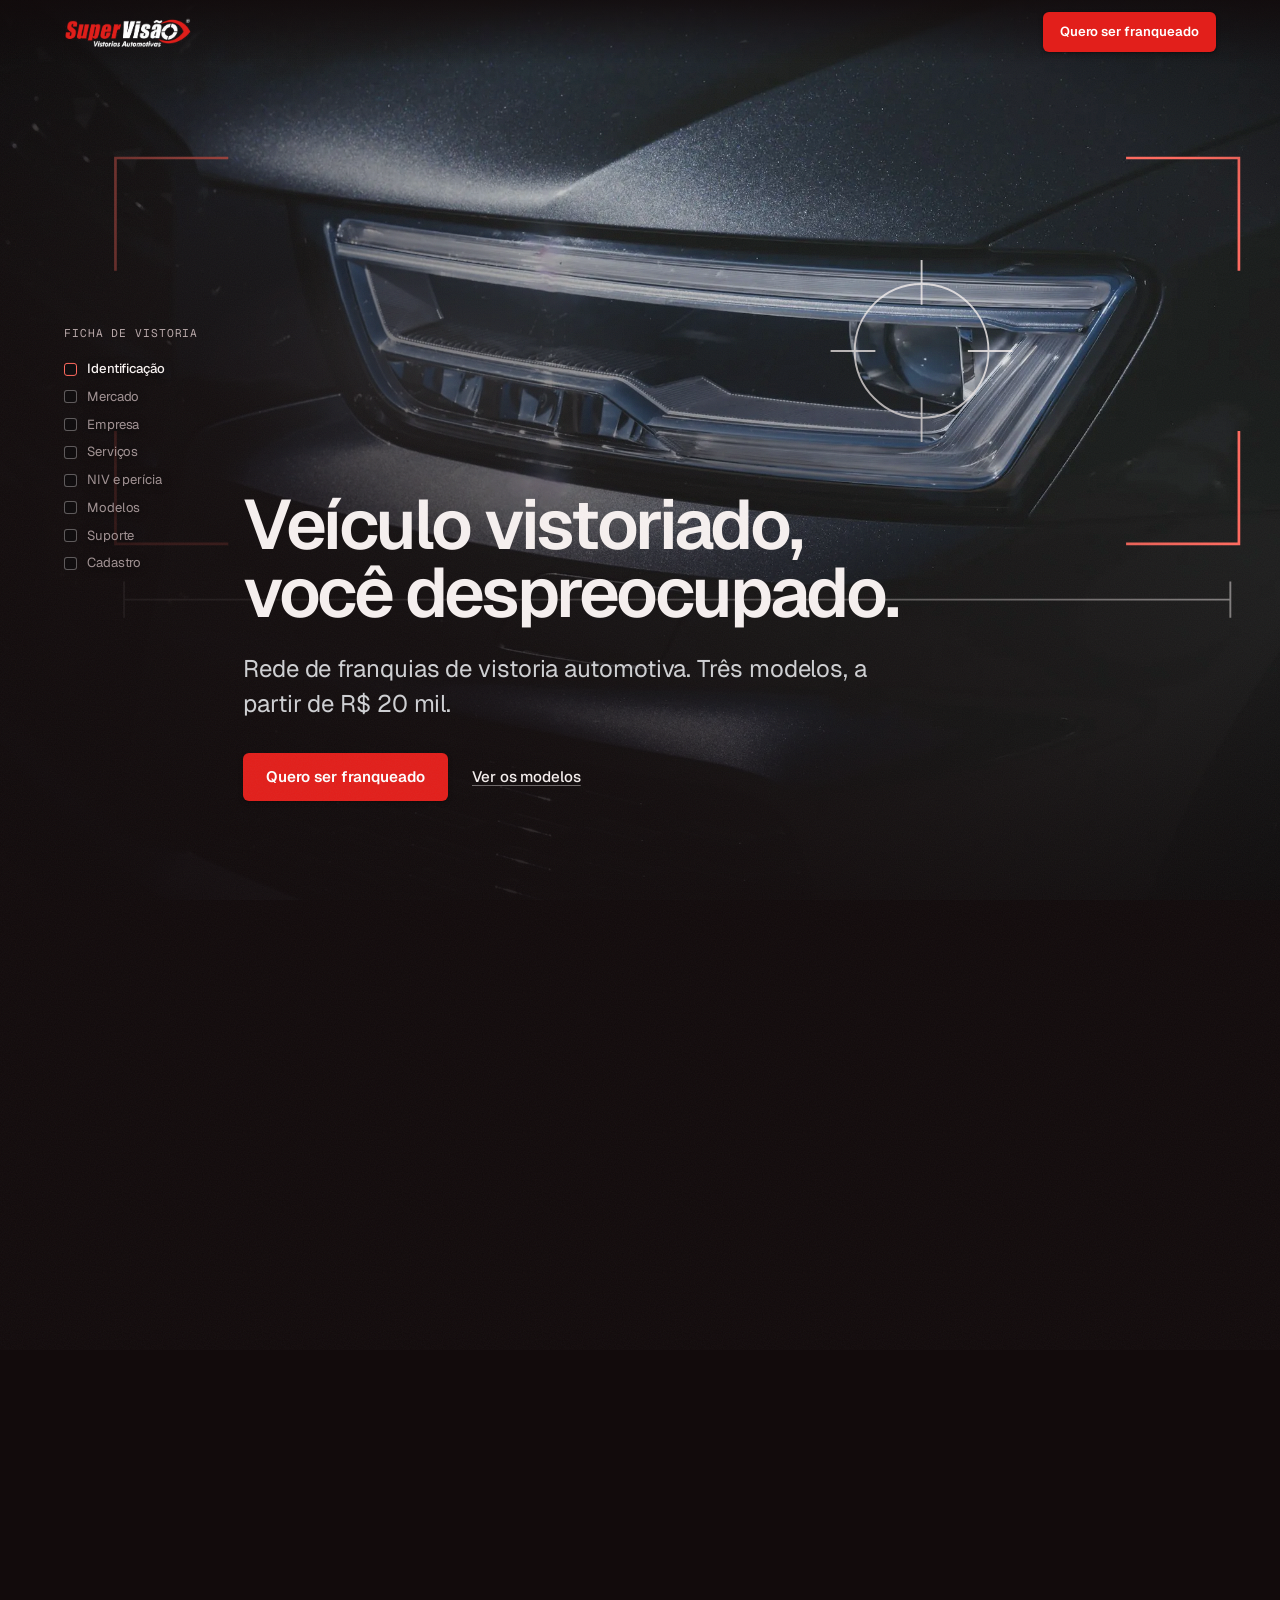
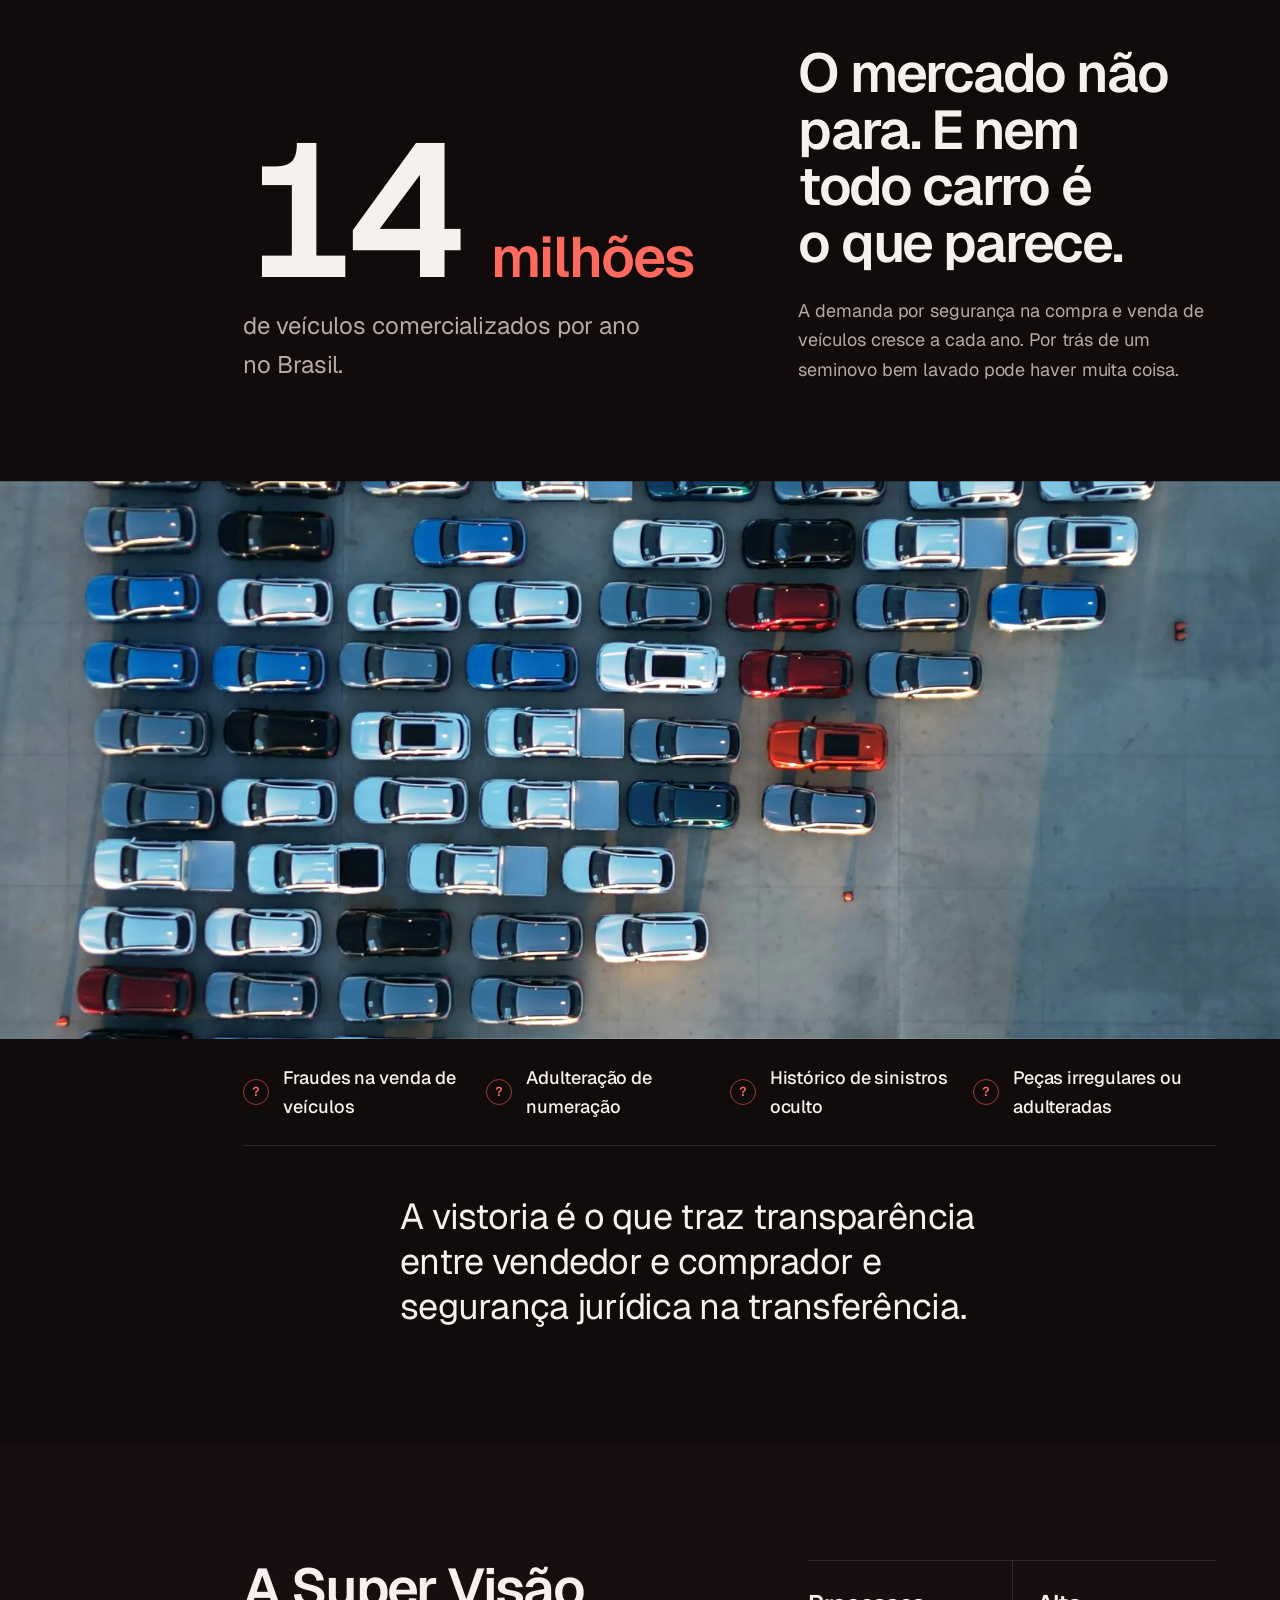
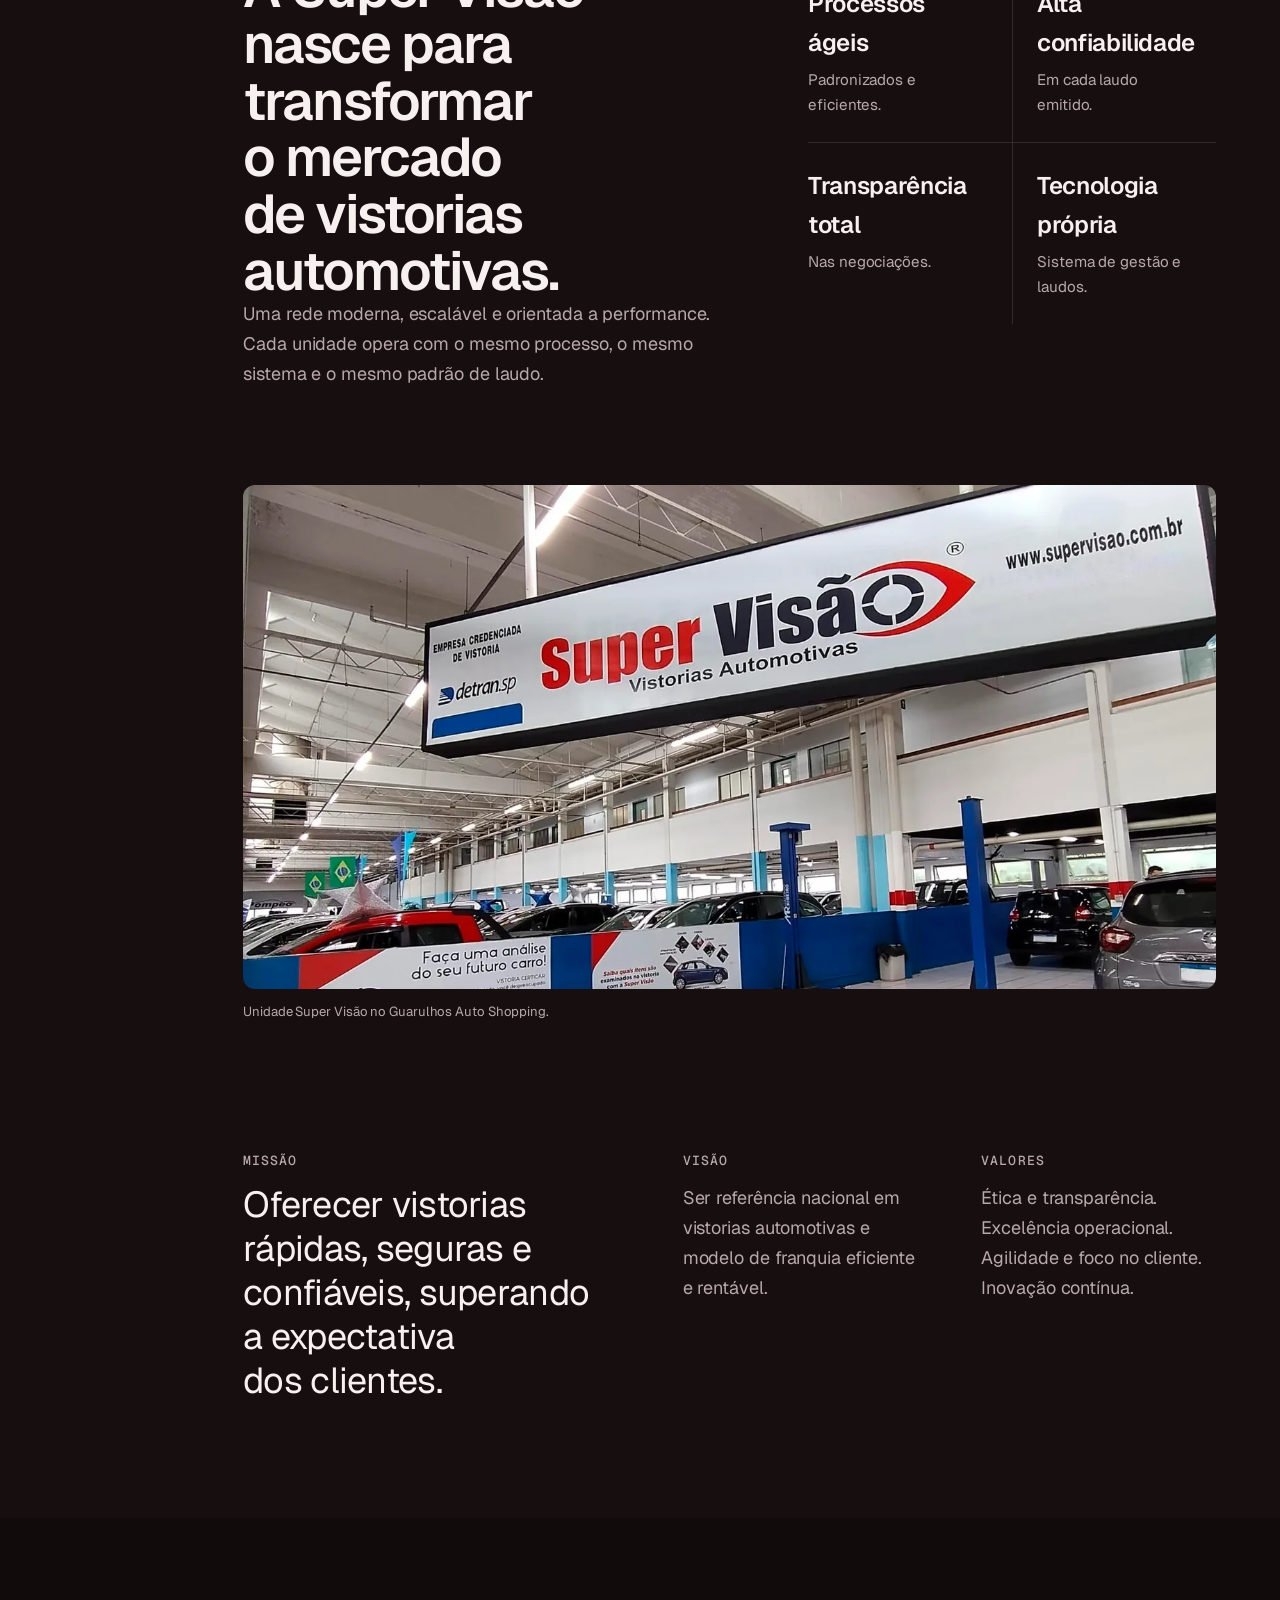
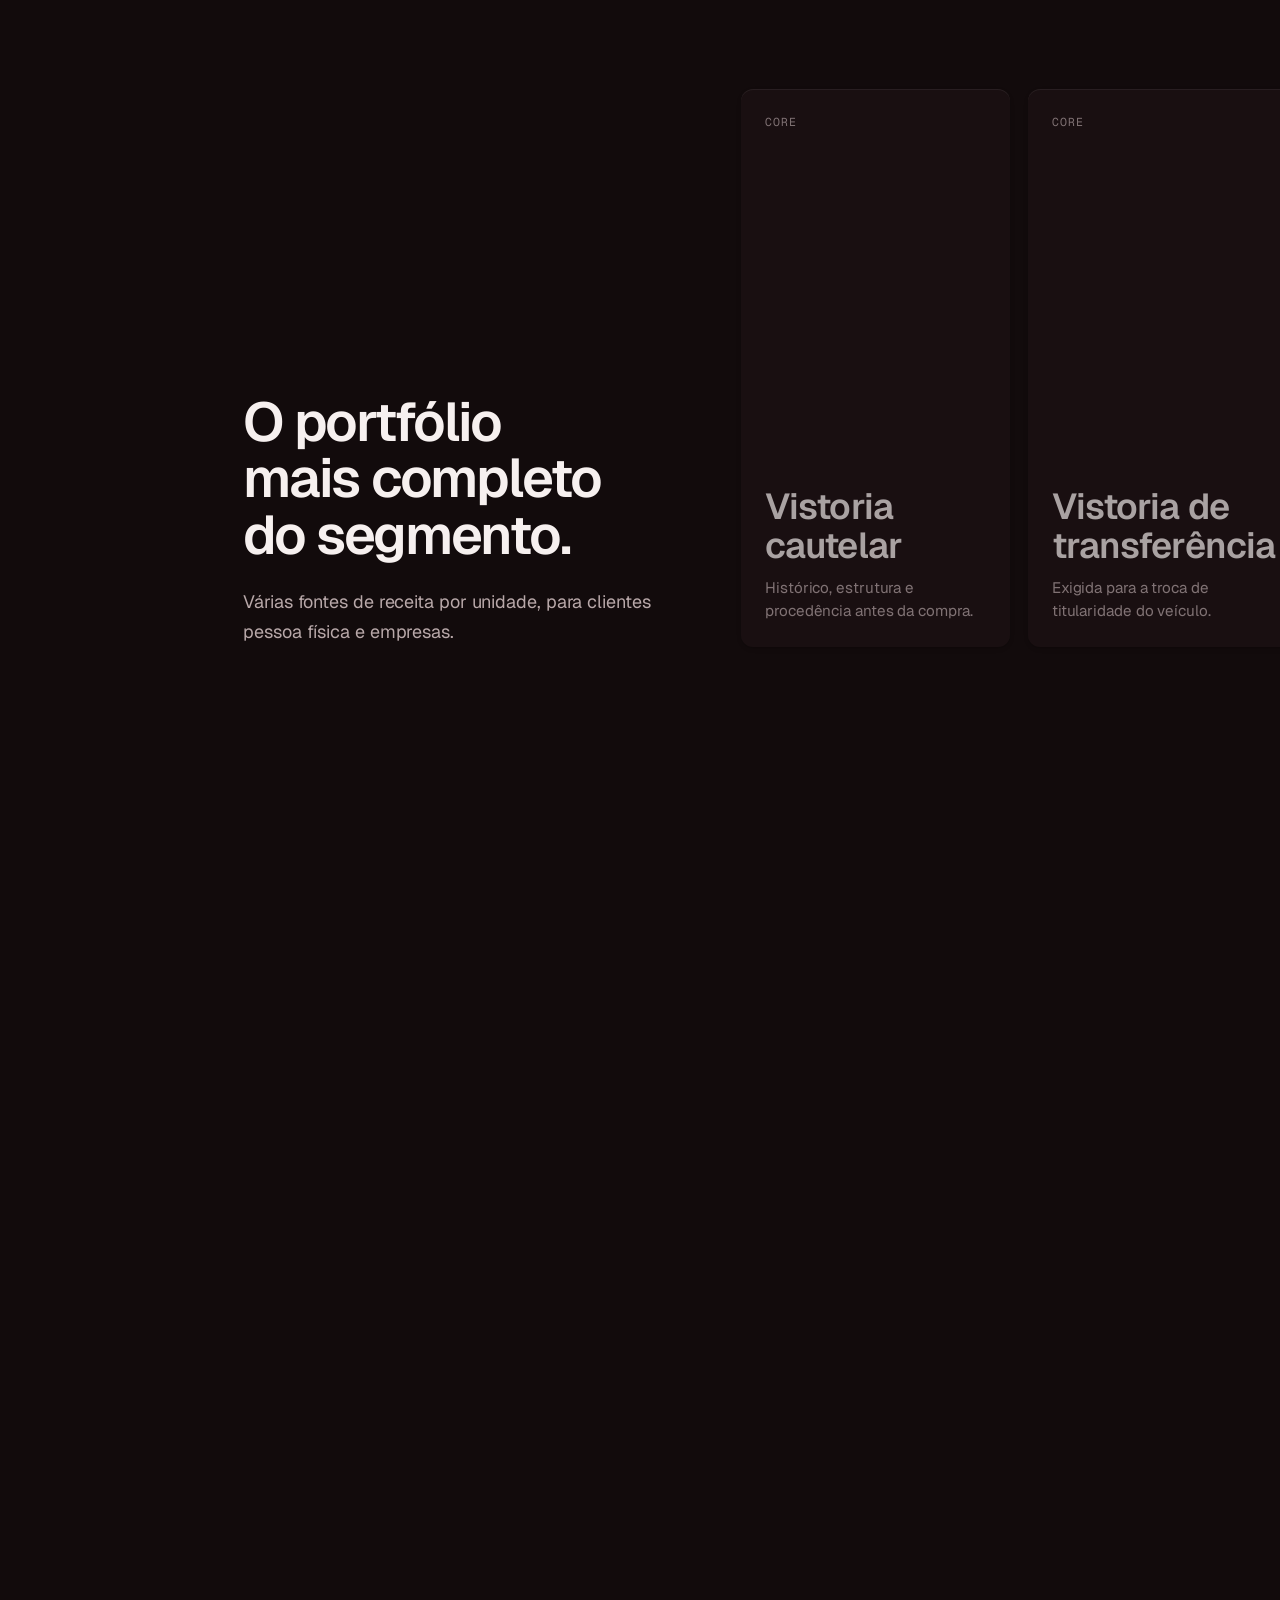
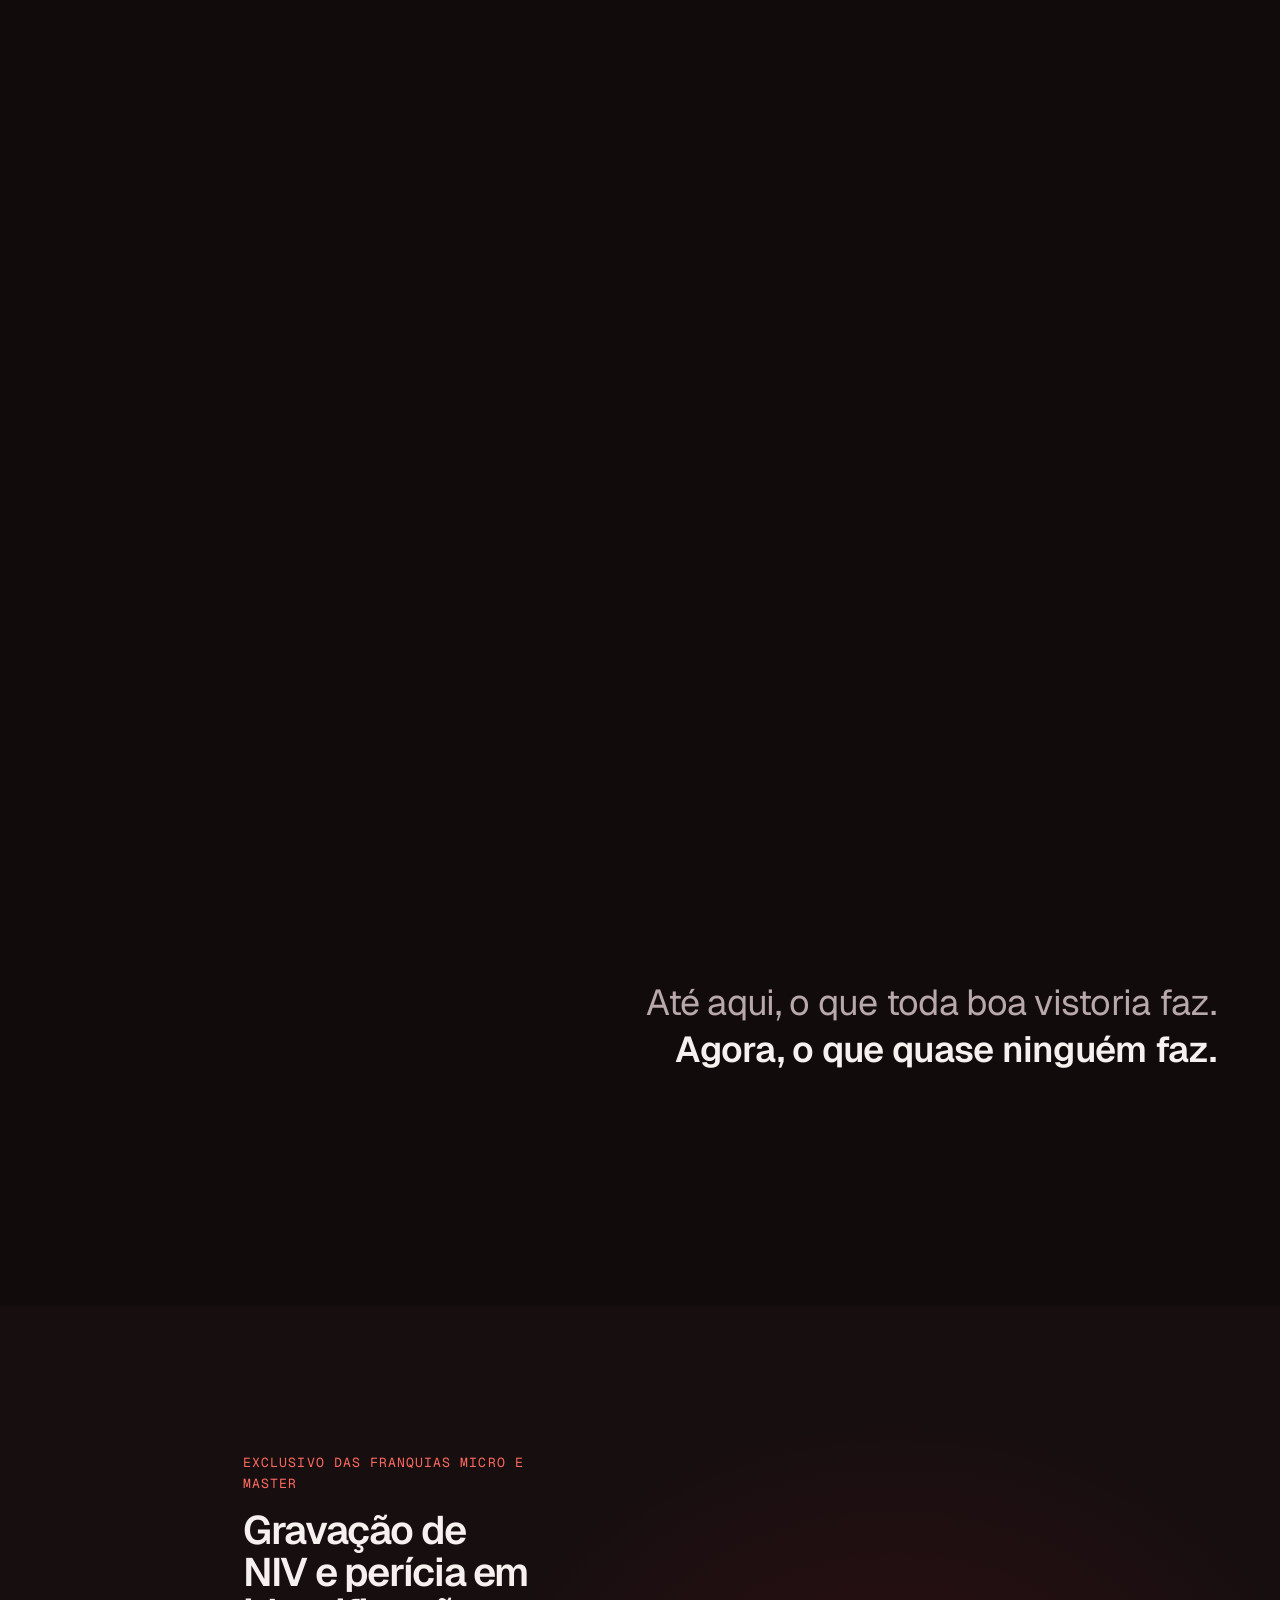
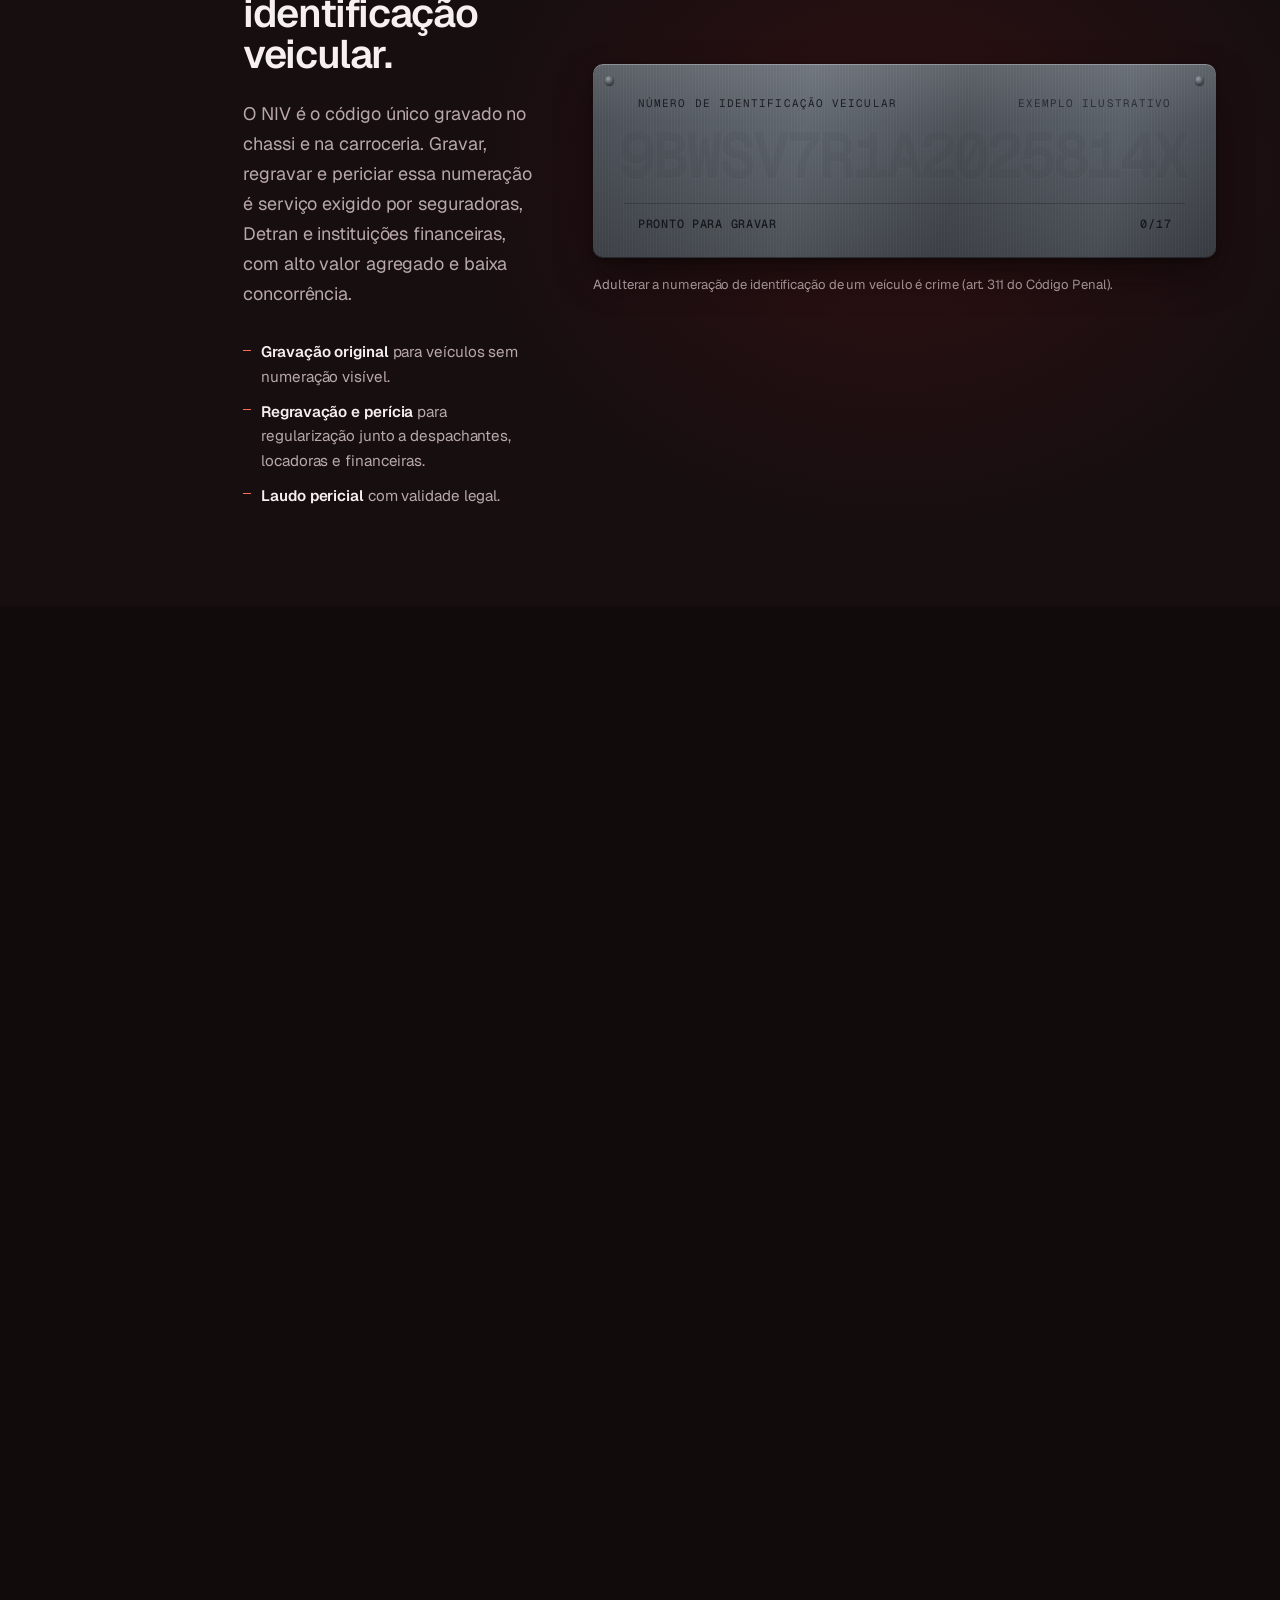
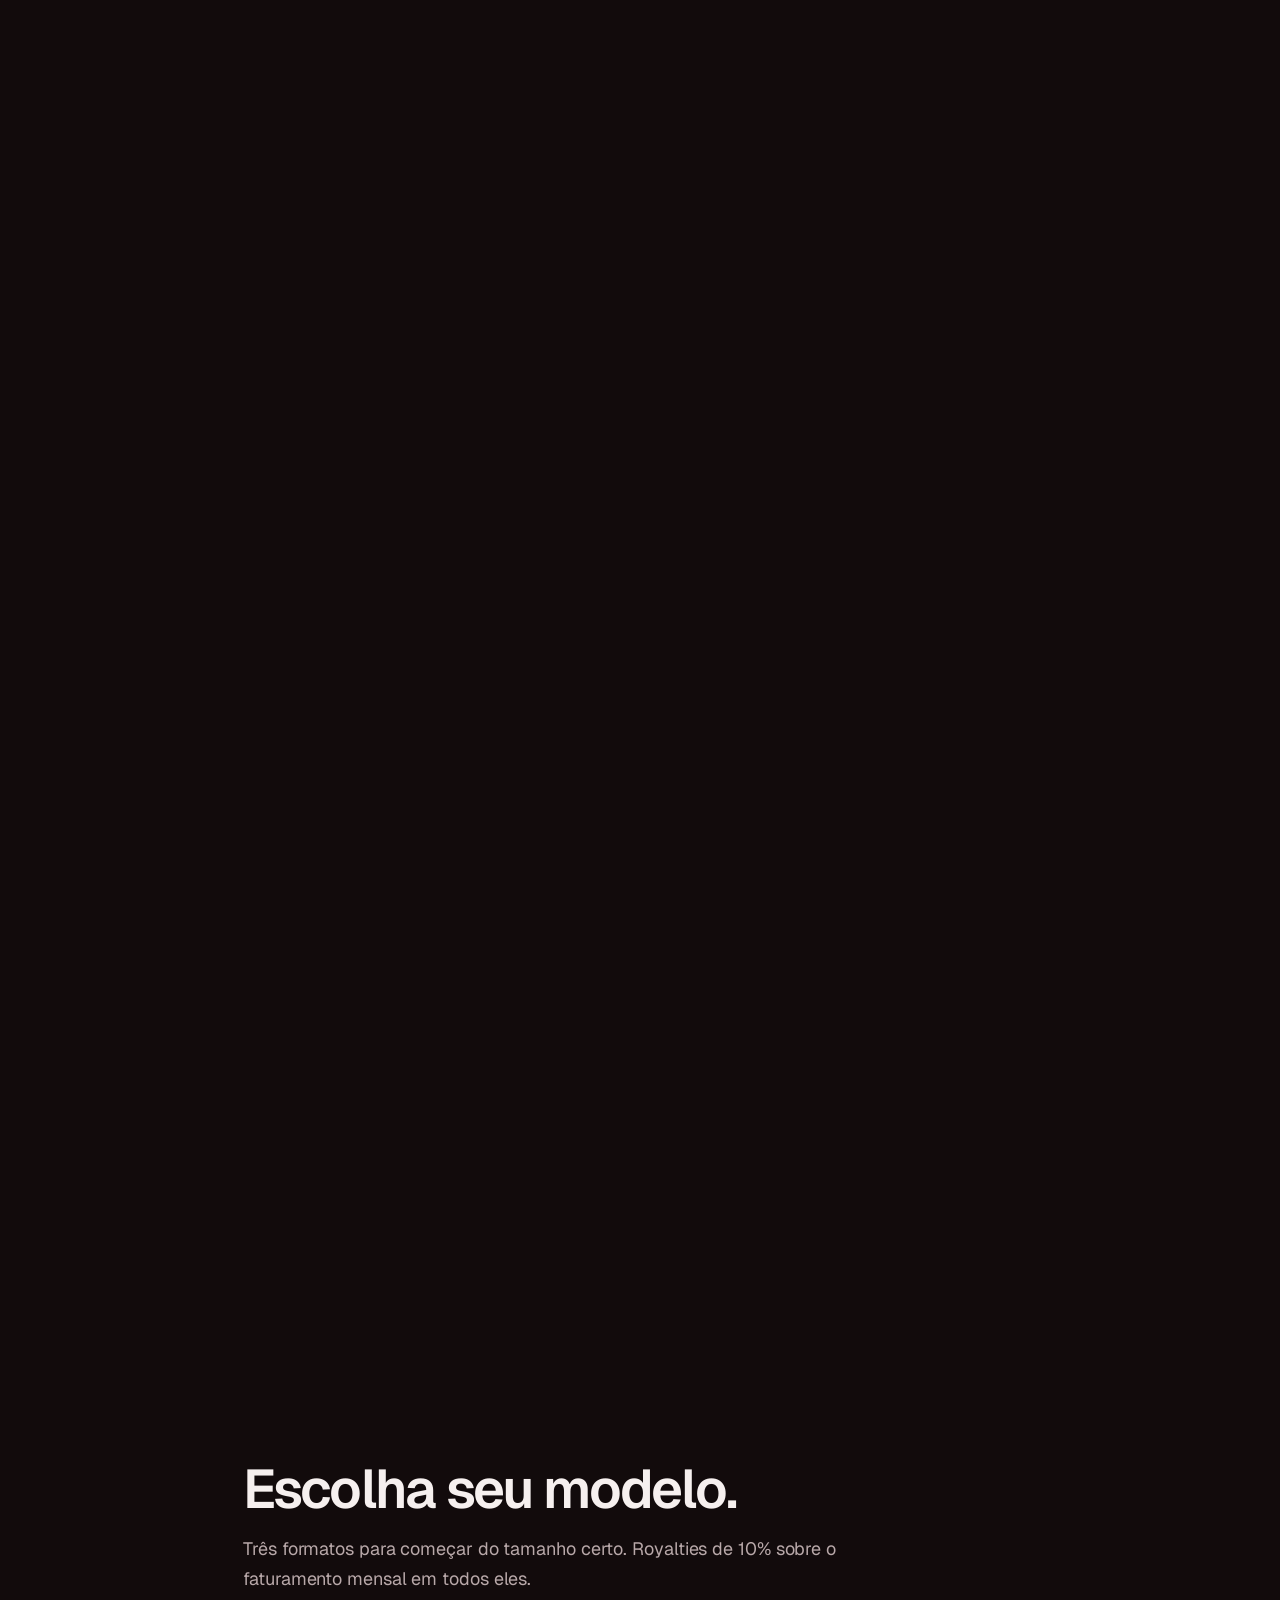
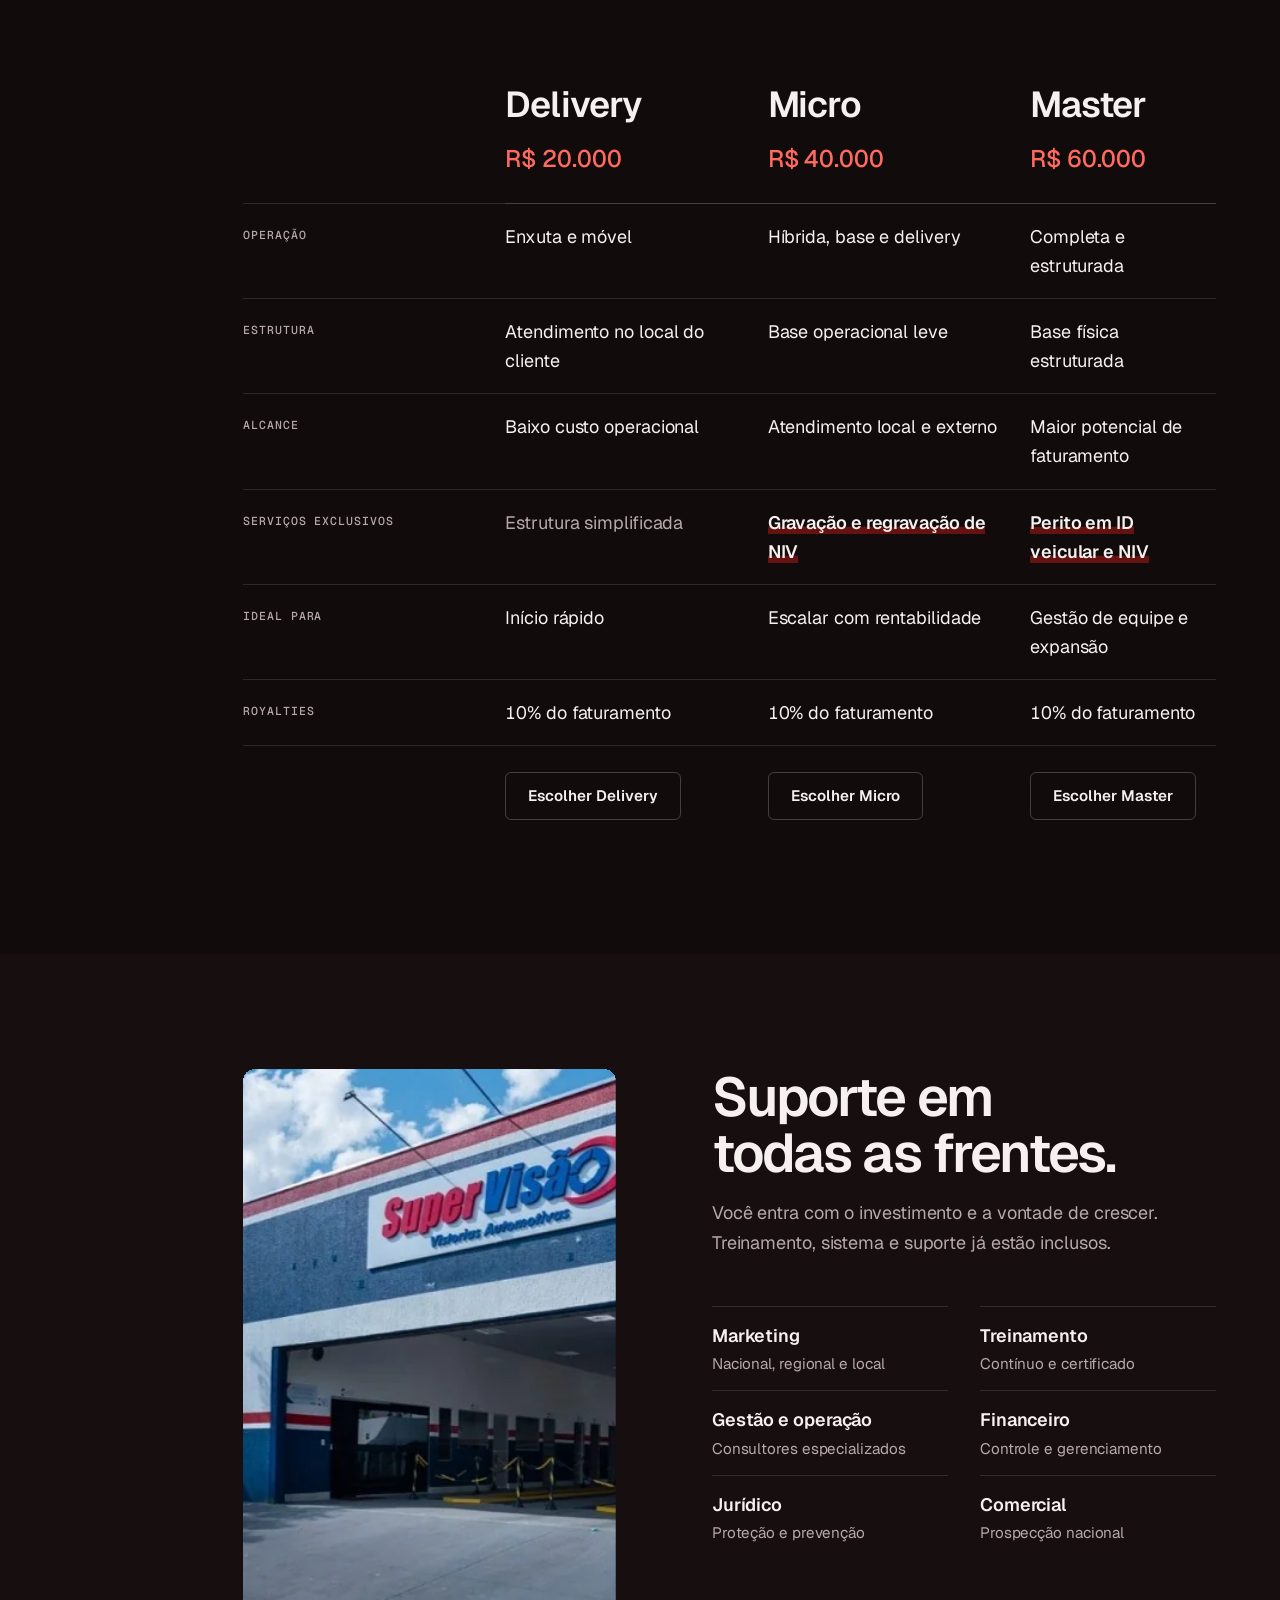
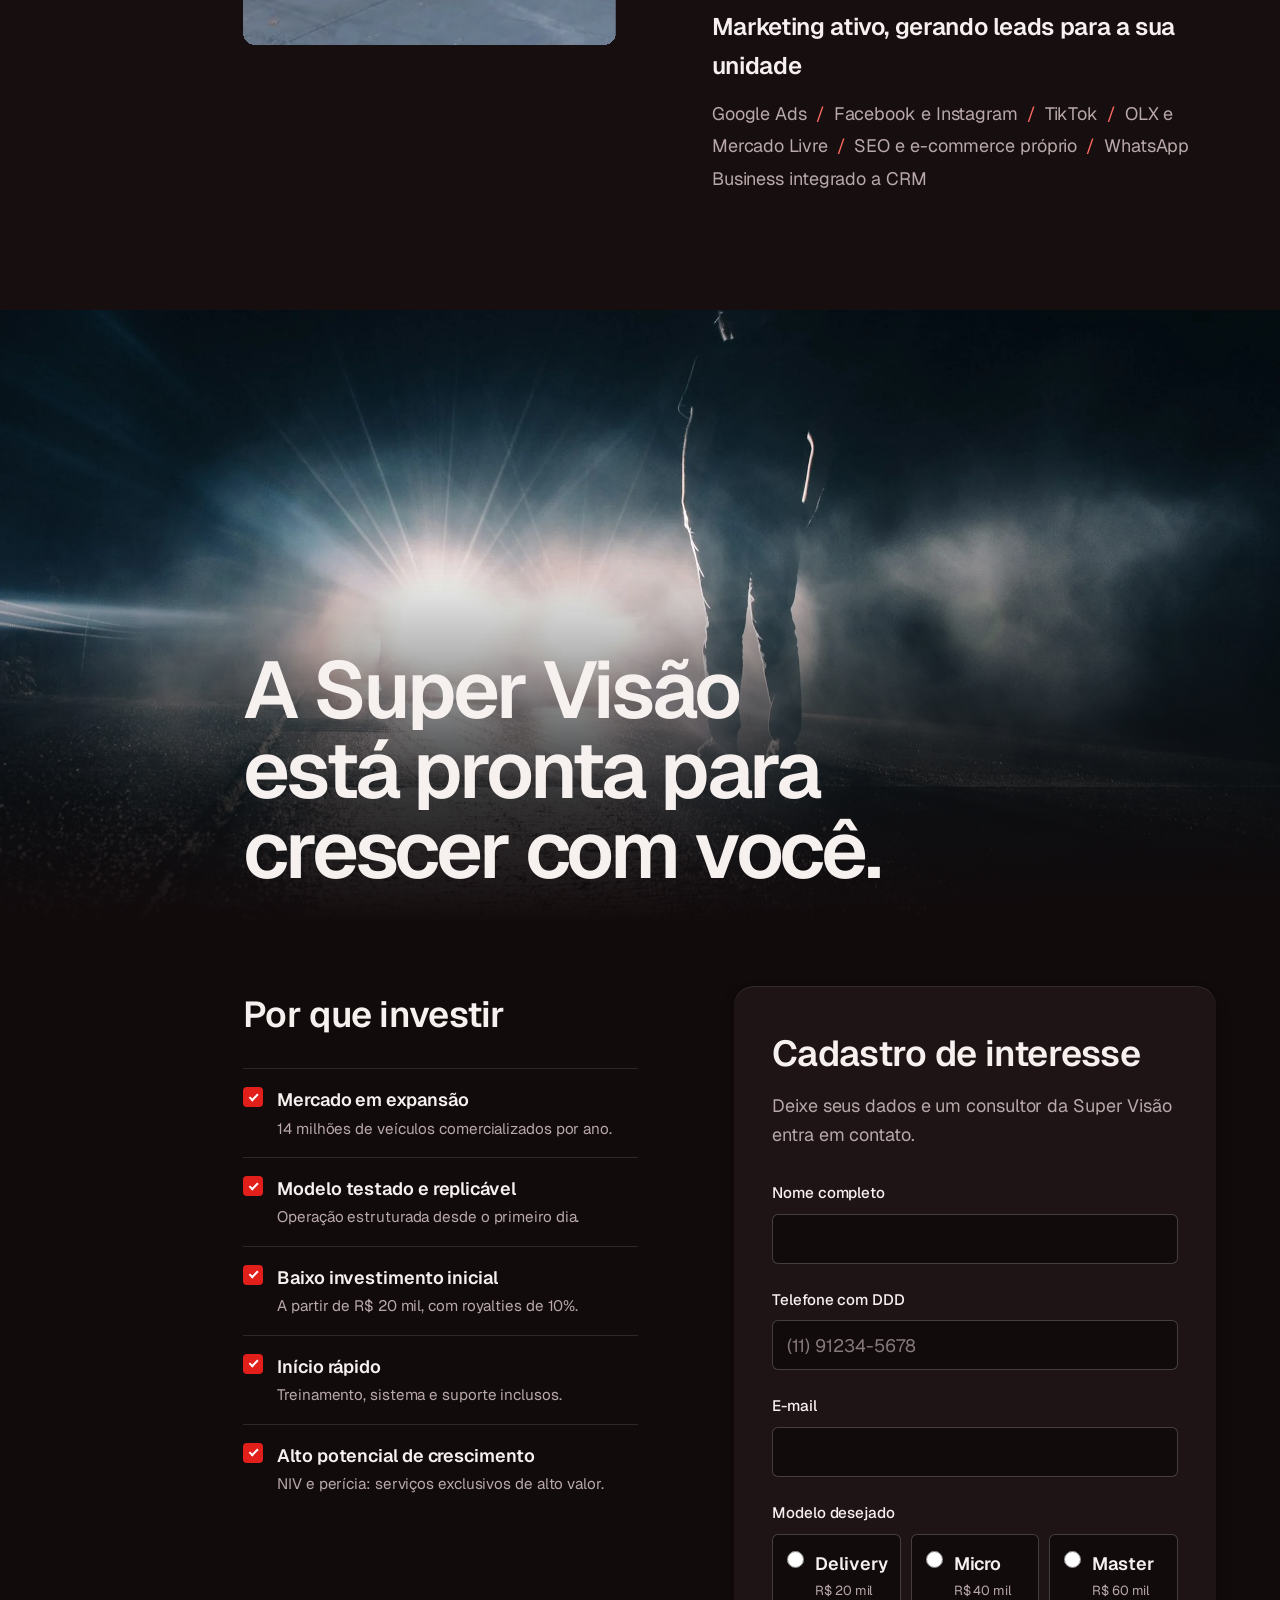
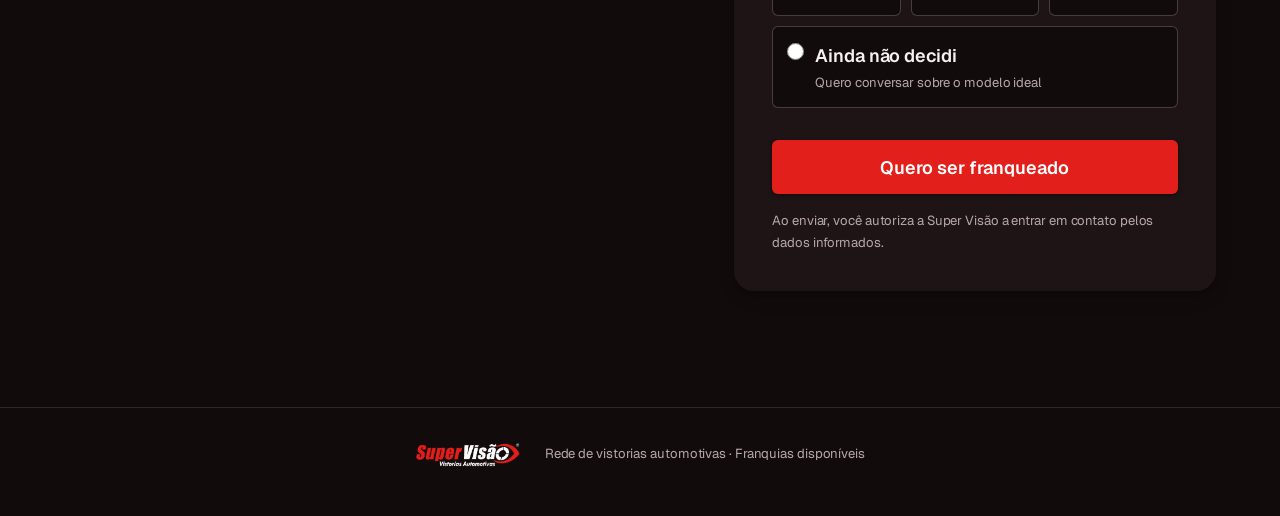
<file: index.html>
<!doctype html>
<html lang="pt-BR">
<head>
<meta charset="utf-8">
<meta name="viewport" content="width=device-width, initial-scale=1, viewport-fit=cover">
<title>Super Visão · Franquias de vistoria automotiva</title>
<meta name="description" content="Rede de franquias de vistoria automotiva. Três modelos de franquia, a partir de R$ 20 mil, com gravação de NIV, perícia veicular e suporte completo.">
<meta name="theme-color" content="#120b0c">
<meta property="og:title" content="Super Visão · Seja um franqueado">
<meta property="og:description" content="Veículo vistoriado, você despreocupado. Três modelos de franquia, a partir de R$ 20 mil.">
<meta property="og:image" content="assets/img/hero.webp">
<link rel="icon" href="data:image/svg+xml,<svg xmlns='http://www.w3.org/2000/svg' viewBox='0 0 32 32'><rect width='32' height='32' rx='7' fill='%23e21f1b'/><text x='16' y='21.5' font-family='Arial' font-weight='700' font-size='14' fill='white' text-anchor='middle'>SV</text></svg>">
<link rel="preconnect" href="https://fonts.googleapis.com">
<link rel="preconnect" href="https://fonts.gstatic.com" crossorigin>
<link href="https://fonts.googleapis.com/css2?family=Geist:wght@400;500;600;700&family=Geist+Mono:wght@400;500;600&display=swap" rel="stylesheet">
<link rel="preload" as="image" href="assets/img/hero.webp">
<link rel="stylesheet" href="scrollcraft.css">
<link rel="stylesheet" href="site.css">
</head>
<body>

<a class="skip" href="#cadastro">Ir para o cadastro</a>
<span data-sc-progress></span>
<div class="sc-grain" aria-hidden="true"></div>

<header class="bar">
  <a class="mark" href="#capa" aria-label="Super Visão Vistorias Automotivas, início">
    <img src="assets/img/logo-supervisao-branco.png" width="1404" height="372" alt="">
  </a>
  <a class="btn btn--sm" href="#cadastro">Quero ser franqueado</a>
</header>

<!-- A ficha de vistoria: o checklist do laudo. Cada item vira "conforme"
     quando o visitante passa por ele. Abaixo de 1200px fica oculta. -->
<nav class="ficha" aria-label="Ficha de vistoria">
  <p class="ficha__title">Ficha de vistoria</p>
  <ol class="ficha__list">
    <li><a href="#capa" data-ficha="capa"><span class="ficha__box" aria-hidden="true"></span>Identificação</a></li>
    <li><a href="#mercado" data-ficha="mercado"><span class="ficha__box" aria-hidden="true"></span>Mercado</a></li>
    <li><a href="#empresa" data-ficha="empresa"><span class="ficha__box" aria-hidden="true"></span>Empresa</a></li>
    <li><a href="#servicos" data-ficha="servicos"><span class="ficha__box" aria-hidden="true"></span>Serviços</a></li>
    <li><a href="#niv" data-ficha="niv"><span class="ficha__box" aria-hidden="true"></span>NIV e perícia</a></li>
    <li><a href="#modelos" data-ficha="modelos"><span class="ficha__box" aria-hidden="true"></span>Modelos</a></li>
    <li><a href="#suporte" data-ficha="suporte"><span class="ficha__box" aria-hidden="true"></span>Suporte</a></li>
    <li><a href="#cadastro" data-ficha="cadastro"><span class="ficha__box" aria-hidden="true"></span>Cadastro</a></li>
  </ol>
</nav>

<main>

  <!-- 1 · CAPA: pin curto com cinco planos em ritmos diferentes -->
  <section id="capa" class="capa" data-sc-act="pin" data-sc-span="1.7">
    <div data-sc-stage class="capa__stage">
      <div class="capa__scene" aria-hidden="true">
        <img class="capa__photo" src="assets/img/hero.webp" width="2400" height="1800" alt="" fetchpriority="high">
        <div class="capa__beam"></div>
        <svg class="capa__reticle" viewBox="0 0 2400 1800" preserveAspectRatio="none" focusable="false">
          <g class="ret ret--frame">
            <path pathLength="1" d="M500 820 V690 H630"/>
            <path pathLength="1" d="M1680 690 H1810 V820"/>
            <path pathLength="1" d="M1810 1010 V1140 H1680"/>
            <path pathLength="1" d="M630 1140 H500 V1010"/>
          </g>
          <g class="ret ret--lens">
            <circle cx="1440" cy="915" r="78" pathLength="1"/>
            <path pathLength="1" d="M1440 810 V860 M1440 970 V1020 M1335 915 H1385 M1495 915 H1545"/>
          </g>
          <g class="ret ret--dim">
            <path pathLength="1" d="M510 1205 H1800 M510 1185 V1225 M1800 1185 V1225"/>
          </g>
          <g class="callout callout--a">
            <path pathLength="1" d="M1500 870 L1400 690 H1060"/>
            <circle cx="1500" cy="870" r="9"/>
            <text x="1070" y="668">Farol · íntegro</text>
          </g>
          <g class="callout callout--c">
            <path pathLength="1" d="M1060 1340 L1260 1460 H1740"/>
            <circle cx="1060" cy="1340" r="9"/>
            <text x="1280" y="1440">Identificação · conferir</text>
          </g>
        </svg>
      </div>
      <div class="capa__fore" aria-hidden="true"></div>
      <div class="sc-scrim capa__scrim" aria-hidden="true"></div>

      <div class="capa__copywrap">
        <div class="capa__copy" data-sc-cue="0 0.66 0 0.25">
          <h1 class="capa__title">Veículo vistoriado, você&nbsp;despreocupado.</h1>
          <p class="capa__sub">Rede de franquias de vistoria automotiva. Três modelos, a partir de R$&nbsp;20&nbsp;mil.</p>
          <div class="capa__actions">
            <a class="btn" href="#cadastro">Quero ser franqueado</a>
            <a class="link" href="#modelos">Ver os modelos</a>
          </div>
        </div>
      </div>
      <p class="capa__second" data-sc-cue="0.62 0.98 0.2 0.1">Cada detalhe conferido. Cada laudo, padronizado.</p>
    </div>
  </section>

  <!-- 2 · MERCADO: count + reveal. Inquietação. -->
  <section id="mercado" class="mercado">
    <div class="wrap mercado__grid">
      <div class="mercado__fig" data-sc-in>
        <p class="mercado__num"><span data-sc-count="0 14" data-sc-count-ms="1500">14</span><span class="mercado__unit">milhões</span></p>
        <p class="mercado__cap">de veículos comercializados por ano no Brasil.</p>
      </div>
      <div class="mercado__text sc-stack" data-sc-in data-sc-stagger="60">
        <h2 class="h2">O mercado não para. E nem todo carro é o que parece.</h2>
        <p class="body">A demanda por segurança na compra e venda de veículos cresce a cada ano. Por trás de um seminovo bem lavado pode haver muita coisa.</p>
      </div>
    </div>
    <div class="mercado__photo-act" data-sc-act="flow">
      <figure class="mercado__photo" data-sc-reveal="up" data-sc-reveal-at="0.12 0.5">
        <img src="assets/img/patio.webp" width="2200" height="1650" alt="Vista aérea de um pátio com centenas de carros estacionados em fileiras." loading="lazy">
      </figure>
    </div>
    <div class="wrap">
      <ul class="riscos" data-sc-in data-sc-stagger="50">
        <li><span class="riscos__flag" aria-hidden="true">?</span><span>Fraudes na venda de veículos</span></li>
        <li><span class="riscos__flag" aria-hidden="true">?</span><span>Adulteração de numeração</span></li>
        <li><span class="riscos__flag" aria-hidden="true">?</span><span>Histórico de sinistros oculto</span></li>
        <li><span class="riscos__flag" aria-hidden="true">?</span><span>Peças irregulares ou adulteradas</span></li>
      </ul>
      <p class="mercado__close" data-sc-in>A vistoria é o que traz transparência entre vendedor e comprador e segurança jurídica na transferência.</p>
    </div>
  </section>

  <!-- 3 · EMPRESA: flow + in. Alívio. -->
  <section id="empresa" class="empresa">
    <div class="wrap empresa__grid">
      <div class="empresa__lead sc-stack" data-sc-in data-sc-stagger="60">
        <h2 class="h2">A Super Visão nasce para transformar o mercado de vistorias automotivas.</h2>
        <p class="body">Uma rede moderna, escalável e orientada a performance. Cada unidade opera com o mesmo processo, o mesmo sistema e o mesmo padrão de laudo.</p>
      </div>
      <dl class="pilares" data-sc-in data-sc-stagger="70">
        <div><dt>Processos ágeis</dt><dd>Padronizados e eficientes.</dd></div>
        <div><dt>Alta confiabilidade</dt><dd>Em cada laudo emitido.</dd></div>
        <div><dt>Transparência total</dt><dd>Nas negociações.</dd></div>
        <div><dt>Tecnologia própria</dt><dd>Sistema de gestão e laudos.</dd></div>
      </dl>
    </div>
    <div class="wrap loja" data-sc-in>
      <figure class="loja__img">
        <img src="assets/img/loja-guarulhos.webp" width="1400" height="1259" alt="Unidade Super Visão dentro do Guarulhos Auto Shopping, com o letreiro da marca sobre a área de vistoria." loading="lazy">
      </figure>
      <p class="loja__cap">Unidade Super Visão no Guarulhos Auto Shopping.</p>
    </div>
    <div class="wrap mvv" data-sc-in data-sc-stagger="70">
      <div class="mvv__missao">
        <h3 class="mvv__k">Missão</h3>
        <p class="mvv__lede">Oferecer vistorias rápidas, seguras e confiáveis, superando a expectativa dos clientes.</p>
      </div>
      <div>
        <h3 class="mvv__k">Visão</h3>
        <p class="body">Ser referência nacional em vistorias automotivas e modelo de franquia eficiente e rentável.</p>
      </div>
      <div>
        <h3 class="mvv__k">Valores</h3>
        <p class="body">Ética e transparência. Excelência operacional. Agilidade e foco no cliente. Inovação contínua.</p>
      </div>
    </div>
  </section>

  <!-- 4 · SERVIÇOS: pan. Amplitude. -->
  <section id="servicos" class="servicos" data-sc-act="pan" data-sc-span="2.7">
    <div data-sc-stage class="servicos__stage">
      <div class="rail" data-sc-pan="0.04">
        <div class="rail__lead">
          <h2 class="h2">O portfólio mais completo do segmento.</h2>
          <p class="body">Várias fontes de receita por unidade, para clientes pessoa física e empresas.</p>
        </div>
        <article class="ficha-s"><p class="tag">Core</p><h3>Vistoria cautelar</h3><p>Histórico, estrutura e procedência antes da compra.</p></article>
        <article class="ficha-s"><p class="tag">Core</p><h3>Vistoria de transferência</h3><p>Exigida para a troca de titularidade do veículo.</p></article>
        <figure class="ficha-s ficha-s--photo"><img src="assets/img/farol-detalhe.webp" width="1400" height="1867" alt="Farol de um carro preto em detalhe, com reflexos de luz na lataria." loading="lazy"></figure>
        <article class="ficha-s"><p class="tag">Core</p><h3>Vistoria de avaliação</h3><p>Base técnica para precificar compra, venda e financiamento.</p></article>
        <article class="ficha-s"><p class="tag">B2B</p><h3>Vistoria para frotas</h3><p>Rotina de inspeção para locadoras e empresas.</p></article>
        <article class="ficha-s"><p class="tag">Premium</p><h3>Inspeções personalizadas</h3><p>Escopo sob medida para cada cliente corporativo.</p></article>
        <figure class="ficha-s ficha-s--photo"><img src="assets/img/farol-chuva.webp" width="1400" height="2493" alt="Farol de um carro escuro coberto de gotas de chuva." loading="lazy"></figure>
        <article class="ficha-s ficha-s--accent"><p class="tag">Diferencial</p><h3>Gravação de NIV</h3><p>Numeração de identificação veicular gravada no chassi.</p></article>
        <article class="ficha-s ficha-s--accent"><p class="tag">Diferencial</p><h3>Regravação de NIV</h3><p>Para veículos sem numeração visível ou legível.</p></article>
        <article class="ficha-s ficha-s--accent"><p class="tag">Diferencial</p><h3>Perito em ID veicular</h3><p>Laudo pericial com validade legal.</p></article>
        <div class="rail__note">
          <p class="body">Atende revendas e concessionárias, locadoras e frotas, bancos e financeiras, despachantes, seguradoras e proteção veicular, e pessoas físicas.</p>
        </div>
      </div>
    </div>
  </section>

  <!-- 5 · PAUSA: silêncio autoral antes do pico -->
  <section class="pausa" aria-label="Transição">
    <p class="pausa__line" data-sc-in>Até aqui, o que toda boa vistoria faz.<br><span>Agora, o que quase ninguém faz.</span></p>
  </section>

  <!-- 6 · NIV: o pico. A rolagem grava o número do chassi e o perito confere. -->
  <section id="niv" class="niv" data-sc-act="pin" data-sc-span="3.6">
    <div data-sc-stage class="niv__stage">
      <div class="niv__copy">
        <p class="eyebrow">Exclusivo das franquias Micro e Master</p>
        <h2 class="h2">Gravação de NIV e perícia em identificação veicular.</h2>
        <p class="body">O NIV é o código único gravado no chassi e na carroceria. Gravar, regravar e periciar essa numeração é serviço exigido por seguradoras, Detran e instituições financeiras, com alto valor agregado e baixa concorrência.</p>
        <ul class="niv__steps">
          <li><strong>Gravação original</strong> para veículos sem numeração visível.</li>
          <li><strong>Regravação e perícia</strong> para regularização junto a despachantes, locadoras e financeiras.</li>
          <li><strong>Laudo pericial</strong> com validade legal.</li>
        </ul>
      </div>

      <div class="plate-wrap">
        <div class="plate" data-niv data-sc-verify-state="0:0">
          <p class="plate__label"><span>Número de identificação veicular</span><span>Exemplo ilustrativo</span></p>
          <p class="plate__code" aria-label="Exemplo de NIV: 9BWSV7R1A2025814X">
            <span>9</span><span>B</span><span>W</span><span>S</span><span>V</span><span>7</span><span>R</span><span>1</span><span>A</span><span>2</span><span>0</span><span>2</span><span>5</span><span>8</span><span>1</span><span>4</span><span>X</span>
          </p>
          <div class="plate__lens" aria-hidden="true"></div>
          <p class="plate__status" aria-hidden="true"><span class="plate__phase">Pronto para gravar</span><span class="plate__count"></span></p>
          <p class="plate__stamp" aria-hidden="true">Numeração conferida<br><span>Laudo pericial emitido</span></p>
        </div>
        <p class="niv__law">Adulterar a numeração de identificação de um veículo é crime (art. 311 do Código Penal).</p>
      </div>
    </div>
  </section>

  <!-- 7 · MODELOS: tabela. Clareza. -->
  <section id="modelos" class="modelos">
    <div class="wrap">
      <div class="modelos__head sc-stack" data-sc-in data-sc-stagger="60">
        <h2 class="h2">Escolha seu modelo.</h2>
        <p class="body">Três formatos para começar do tamanho certo. Royalties de 10% sobre o faturamento mensal em todos eles.</p>
      </div>
      <div class="tabela-wrap" data-sc-in>
        <table class="tabela">
          <caption class="sr-only">Comparativo dos modelos de franquia Super Visão</caption>
          <thead>
            <tr>
              <td></td>
              <th scope="col"><span class="tabela__nome">Delivery</span><span class="tabela__preco">R$ 20.000</span></th>
              <th scope="col"><span class="tabela__nome">Micro</span><span class="tabela__preco">R$ 40.000</span></th>
              <th scope="col"><span class="tabela__nome">Master</span><span class="tabela__preco">R$ 60.000</span></th>
            </tr>
          </thead>
          <tbody>
            <tr><th scope="row">Operação</th><td data-l="Operação">Enxuta e móvel</td><td data-l="Operação">Híbrida, base e delivery</td><td data-l="Operação">Completa e estruturada</td></tr>
            <tr><th scope="row">Estrutura</th><td data-l="Estrutura">Atendimento no local do cliente</td><td data-l="Estrutura">Base operacional leve</td><td data-l="Estrutura">Base física estruturada</td></tr>
            <tr><th scope="row">Alcance</th><td data-l="Alcance">Baixo custo operacional</td><td data-l="Alcance">Atendimento local e externo</td><td data-l="Alcance">Maior potencial de faturamento</td></tr>
            <tr><th scope="row">Serviços exclusivos</th><td data-l="Serviços exclusivos" class="tabela__muted">Estrutura simplificada</td><td data-l="Serviços exclusivos"><span class="tabela__hl">Gravação e regravação de NIV</span></td><td data-l="Serviços exclusivos"><span class="tabela__hl">Perito em ID veicular e NIV</span></td></tr>
            <tr><th scope="row">Ideal para</th><td data-l="Ideal para">Início rápido</td><td data-l="Ideal para">Escalar com rentabilidade</td><td data-l="Ideal para">Gestão de equipe e expansão</td></tr>
            <tr><th scope="row">Royalties</th><td data-l="Royalties">10% do faturamento</td><td data-l="Royalties">10% do faturamento</td><td data-l="Royalties">10% do faturamento</td></tr>
            <tr class="tabela__cta"><td></td>
              <td><a class="btn btn--ghost" href="#cadastro" data-escolher="delivery">Escolher Delivery</a></td>
              <td><a class="btn btn--ghost" href="#cadastro" data-escolher="micro">Escolher Micro</a></td>
              <td><a class="btn btn--ghost" href="#cadastro" data-escolher="master">Escolher Master</a></td>
            </tr>
          </tbody>
        </table>
      </div>
    </div>
  </section>

  <!-- 8 · SUPORTE: parallax na coluna de mídia. Segurança. -->
  <section id="suporte" class="suporte" data-sc-act="flow">
    <div class="wrap suporte__grid">
      <figure class="suporte__media">
        <div class="suporte__img" data-sc-parallax="-1.1">
          <img src="assets/img/fachada.webp" width="1000" height="665" alt="Fachada de uma unidade Super Visão, com o letreiro da marca e a área de vistoria aberta." loading="lazy">
        </div>
      </figure>
      <div class="suporte__text">
        <div class="sc-stack" data-sc-in data-sc-stagger="60">
          <h2 class="h2">Suporte em todas as frentes.</h2>
          <p class="body">Você entra com o investimento e a vontade de crescer. Treinamento, sistema e suporte já estão inclusos.</p>
        </div>
        <div class="ledgers">
          <dl class="ledger" data-sc-in data-sc-stagger="50">
            <div><dt>Marketing</dt><dd>Nacional, regional e local</dd></div>
            <div><dt>Treinamento</dt><dd>Contínuo e certificado</dd></div>
            <div><dt>Gestão e operação</dt><dd>Consultores especializados</dd></div>
            <div><dt>Financeiro</dt><dd>Controle e gerenciamento</dd></div>
            <div><dt>Jurídico</dt><dd>Proteção e prevenção</dd></div>
            <div><dt>Comercial</dt><dd>Prospecção nacional</dd></div>
          </dl>
          <div class="mkt" data-sc-in>
            <h3 class="mkt__title">Marketing ativo, gerando leads para a sua unidade</h3>
            <p class="mkt__list">Google Ads <span aria-hidden="true">/</span> Facebook e Instagram <span aria-hidden="true">/</span> TikTok <span aria-hidden="true">/</span> OLX e Mercado Livre <span aria-hidden="true">/</span> SEO e e-commerce próprio <span aria-hidden="true">/</span> WhatsApp Business integrado a CRM</p>
          </div>
        </div>
      </div>
    </div>
  </section>

  <!-- 9 · CADASTRO: a assinatura do laudo. Decisão. -->
  <section id="cadastro" class="cadastro">
    <figure class="cadastro__band">
      <img src="assets/img/neblina.webp" width="2200" height="1467" alt="Uma pessoa de pé diante dos faróis de um carro numa estrada com neblina, à noite." loading="lazy">
      <div class="sc-scrim sc-scrim--band" aria-hidden="true"></div>
      <h2 class="cadastro__title wrap">A Super Visão está pronta para crescer com você.</h2>
    </figure>

    <div class="wrap cadastro__grid">
      <div class="laudo" data-sc-in data-sc-stagger="60">
        <h3 class="laudo__title">Por que investir</h3>
        <ul class="laudo__list">
          <li><span class="laudo__ok" aria-hidden="true"></span><div><strong>Mercado em expansão</strong><span>14 milhões de veículos comercializados por ano.</span></div></li>
          <li><span class="laudo__ok" aria-hidden="true"></span><div><strong>Modelo testado e replicável</strong><span>Operação estruturada desde o primeiro dia.</span></div></li>
          <li><span class="laudo__ok" aria-hidden="true"></span><div><strong>Baixo investimento inicial</strong><span>A partir de R$ 20 mil, com royalties de 10%.</span></div></li>
          <li><span class="laudo__ok" aria-hidden="true"></span><div><strong>Início rápido</strong><span>Treinamento, sistema e suporte inclusos.</span></div></li>
          <li><span class="laudo__ok" aria-hidden="true"></span><div><strong>Alto potencial de crescimento</strong><span>NIV e perícia: serviços exclusivos de alto valor.</span></div></li>
        </ul>
      </div>

      <!-- Envio do cadastro (veja README): data-appsscript-url tem prioridade
           (Gmail via Google Apps Script); se vazio, usa o EmailJS; sem os dois,
           usa o FormSubmit como reserva. -->
      <form class="form" id="form-cadastro" action="https://formsubmit.co/dani.augusto.gomes@hotmail.com" method="POST" novalidate
            data-appsscript-url="https://script.google.com/macros/s/AKfycbzzK43Xr9McmFhpps-2IslbsWXXWPyISWHoaZzed5fyCYod61snq2epXibov-RSF2NbIA/exec"
            data-emailjs-service="service_is2qo8c"
            data-emailjs-template="template_fdag7cc"
            data-emailjs-key="fVbebz5TDqIHw4vhJ">
        <h3 class="form__title">Cadastro de interesse</h3>
        <p class="form__intro">Deixe seus dados e um consultor da Super Visão entra em contato.</p>

        <input type="hidden" name="_subject" value="Novo cadastro de franqueado · Super Visão">
        <input type="hidden" name="_template" value="table">
        <input type="hidden" name="_captcha" value="false">
        <div class="hp" aria-hidden="true"><label>Não preencha<input type="text" name="_honey" tabindex="-1" autocomplete="off"></label></div>

        <div class="field">
          <label for="f-nome">Nome completo</label>
          <input id="f-nome" name="Nome" type="text" autocomplete="name" required minlength="3" aria-describedby="e-nome">
          <p class="field__err" id="e-nome" aria-live="polite"></p>
        </div>
        <div class="field">
          <label for="f-tel">Telefone com DDD</label>
          <input id="f-tel" name="Telefone" type="tel" inputmode="tel" autocomplete="tel-national" required placeholder="(11) 91234-5678" aria-describedby="e-tel">
          <p class="field__err" id="e-tel" aria-live="polite"></p>
        </div>
        <div class="field">
          <label for="f-email">E-mail</label>
          <input id="f-email" name="email" type="email" autocomplete="email" required aria-describedby="e-email">
          <p class="field__err" id="e-email" aria-live="polite"></p>
        </div>

        <fieldset class="modelo" aria-describedby="e-modelo">
          <legend>Modelo desejado</legend>
          <label class="opt"><input type="radio" name="Modelo" value="Delivery (R$ 20.000)" data-modelo="delivery" required><span class="opt__name">Delivery</span><span class="opt__meta">R$ 20 mil</span></label>
          <label class="opt"><input type="radio" name="Modelo" value="Micro (R$ 40.000)" data-modelo="micro"><span class="opt__name">Micro</span><span class="opt__meta">R$ 40 mil</span></label>
          <label class="opt"><input type="radio" name="Modelo" value="Master (R$ 60.000)" data-modelo="master"><span class="opt__name">Master</span><span class="opt__meta">R$ 60 mil</span></label>
          <label class="opt opt--open"><input type="radio" name="Modelo" value="Ainda não decidi" data-modelo="indeciso"><span class="opt__name">Ainda não decidi</span><span class="opt__meta">Quero conversar sobre o modelo ideal</span></label>
          <p class="field__err" id="e-modelo" aria-live="polite"></p>
        </fieldset>

        <button class="btn btn--full" type="submit">Quero ser franqueado</button>
        <p class="form__status" role="status" aria-live="polite"></p>
        <p class="form__legal">Ao enviar, você autoriza a Super Visão a entrar em contato pelos dados informados.</p>
      </form>

      <div class="form-done" hidden tabindex="-1">
        <p class="form-done__mark" aria-hidden="true"></p>
        <h3 class="form-done__title">Cadastro recebido.</h3>
        <p class="body">Obrigado, <span data-done-nome></span>. Um consultor da Super Visão vai falar com você em breve pelo telefone ou e-mail informado.</p>
      </div>
    </div>

    <footer class="foot wrap">
      <p class="mark mark--foot"><img src="assets/img/logo-supervisao-branco.png" width="1404" height="372" alt="Super Visão Vistorias Automotivas"></p>
      <p>Rede de vistorias automotivas · Franquias disponíveis</p>
    </footer>
  </section>

</main>

<script src="scrollcraft.js"></script>
<script>ScrollCraft.mount(document.body);</script>
<script src="site.js"></script>
</body>
</html>
</file>
<file: scrollcraft.css>
/* ============================================================================
   scrollcraft.css: the taste floor
   ----------------------------------------------------------------------------
   Two layers, and the split matters:

     TOKENS   what you override per brand. Colour roles, the type ramp, the
              spacing scale, elevation, motion. A brand is ~12 values.
     DEVICES  what the engine drives. Do not restyle these to taste; they are
              the mechanism. Style your own markup instead.

   Nothing here draws a "component". There are no card, badge, or pill classes,
   because a stylesheet that ships those is how every page built on it ends up
   with the same shapes. You get a floor and a vocabulary; the composition is
   yours.
   ========================================================================== */

/* ---------------------------------------------------------------- tokens -- */
:root {
  /* --- colour roles. Override these six and the page is rebranded. -------- */
  --sc-canvas:      #08090b;   /* the page ground. Drift interpolates this.   */
  --sc-surface:     #101217;   /* anything raised off the ground             */
  --sc-ink:         #f4f2ef;   /* primary text                               */
  --sc-ink-soft:    #9a9ba1;   /* secondary text. Tinted, never flat gray.   */
  --sc-accent:      #d8ff3e;   /* ONE accent. It owns a region, not confetti. */
  --sc-accent-ink:  #08090b;   /* text that sits on the accent               */

  --sc-hairline:    color-mix(in oklab, var(--sc-ink) 12%, transparent);
  --sc-hairline-strong: color-mix(in oklab, var(--sc-ink) 22%, transparent);

  /* --- type. Two families max. Display carries voice, text carries prose. - */
  --sc-font-display: "Instrument Sans", "Geist", system-ui, sans-serif;
  --sc-font-text:    "Geist", system-ui, sans-serif;
  --sc-font-mono:    "Geist Mono", ui-monospace, monospace;

  /* Fluid ramp. Tracking tightens as size grows because a face set at 6rem
     with 0 tracking reads loose; this is optical correction, not decoration. */
  --sc-t-xs:   clamp(0.75rem, 0.72rem + 0.15vw, 0.82rem);
  --sc-t-sm:   clamp(0.875rem, 0.84rem + 0.18vw, 0.95rem);
  --sc-t-base: clamp(1rem, 0.96rem + 0.22vw, 1.125rem);
  --sc-t-lg:   clamp(1.2rem, 1.1rem + 0.5vw, 1.5rem);
  --sc-t-xl:   clamp(1.6rem, 1.35rem + 1.2vw, 2.25rem);
  --sc-t-2xl:  clamp(2.1rem, 1.6rem + 2.4vw, 3.4rem);
  --sc-t-3xl:  clamp(2.8rem, 1.9rem + 4.2vw, 5rem);
  --sc-t-4xl:  clamp(3.4rem, 1.9rem + 6.6vw, 7.5rem);

  --sc-track-tight:  -0.035em;
  --sc-track-snug:   -0.02em;
  --sc-track-normal: -0.005em;
  --sc-track-wide:    0.08em;

  --sc-leading-none: 0.94;
  --sc-leading-tight: 1.06;
  --sc-leading-body: 1.62;

  --sc-measure: 62ch;

  /* --- space. 4px base: the useful middle steps an 8-only scale misses. --- */
  --sc-1: 0.25rem;  --sc-2: 0.5rem;   --sc-3: 0.75rem;  --sc-4: 1rem;
  --sc-5: 1.5rem;   --sc-6: 2rem;     --sc-7: 3rem;     --sc-8: 4rem;
  --sc-9: 6rem;     --sc-10: 8rem;    --sc-11: 12rem;

  /* Section rhythm is fluid so a phone doesn't inherit desktop air. */
  --sc-section: clamp(4.5rem, 9vw, 11rem);
  --sc-gutter:  clamp(1.25rem, 5vw, 5.5rem);
  --sc-maxw:    82rem;

  /* --- radius. Pick one scale for the page and hold it. ------------------- */
  --sc-r-sm: 6px;  --sc-r-md: 12px;  --sc-r-lg: 20px;  --sc-r-pill: 999px;

  /* --- elevation. Every shadow has an offset AND a soft blur, and is tinted
         to the canvas hue. A zero-offset coloured halo is decoration, not
         depth, so there isn't one here. ---------------------------------- */
  --sc-shadow-color: 220 40% 2%;
  --sc-e1: 0 1px 2px hsl(var(--sc-shadow-color) / 0.28),
           0 2px 6px -1px hsl(var(--sc-shadow-color) / 0.20);
  --sc-e2: 0 2px 4px hsl(var(--sc-shadow-color) / 0.24),
           0 8px 18px -4px hsl(var(--sc-shadow-color) / 0.30);
  --sc-e3: 0 4px 8px hsl(var(--sc-shadow-color) / 0.22),
           0 18px 40px -8px hsl(var(--sc-shadow-color) / 0.38),
           0 48px 90px -24px hsl(var(--sc-shadow-color) / 0.30);

  /* Edge light: a 1px top highlight sells a raised surface better than any
     amount of blur, because real raised things catch light on their lip. */
  --sc-edge: inset 0 1px 0 color-mix(in oklab, var(--sc-ink) 10%, transparent);

  /* --- motion. Built-in CSS easings are too weak for UI. ------------------ */
  --sc-ease-out:    cubic-bezier(0.23, 1, 0.32, 1);
  --sc-ease-in-out: cubic-bezier(0.77, 0, 0.175, 1);
  --sc-ease-drawer: cubic-bezier(0.32, 0.72, 0, 1);
  --sc-d-fast: 160ms;  --sc-d-base: 240ms;  --sc-d-slow: 420ms;

  --sc-z-stage: 1; --sc-z-copy: 20; --sc-z-chrome: 60;
}

/* --------------------------------------------------------------- reset -- */
*, *::before, *::after { box-sizing: border-box; }
html { -webkit-text-size-adjust: 100%; scroll-behavior: smooth; }
@media (prefers-reduced-motion: reduce) { html { scroll-behavior: auto; } }

body {
  margin: 0;
  background: var(--sc-canvas);
  color: var(--sc-ink);
  font-family: var(--sc-font-text);
  font-size: var(--sc-t-base);
  line-height: var(--sc-leading-body);
  letter-spacing: var(--sc-track-normal);
  -webkit-font-smoothing: antialiased;
  text-rendering: optimizeLegibility;
  font-synthesis-weight: none;
  overflow-x: clip;
}
img, video, canvas, svg { display: block; max-width: 100%; }
button, input, select, textarea { font: inherit; color: inherit; }

/* ------------------------------------------------- the browser surfaces --
   The parts you did not draw still carry the design. Selection, caret, focus
   ring, scrollbar and tabular numerals all ship with defaults that belong to no
   design system. Theming them is the cheapest signal that a page was built
   rather than assembled, and it is the step that gets skipped most reliably. */
::selection { background: var(--sc-accent); color: var(--sc-accent-ink); }
:root { caret-color: var(--sc-accent); accent-color: var(--sc-accent); }
:focus-visible {
  outline: 2px solid var(--sc-accent);
  outline-offset: 3px;
  border-radius: var(--sc-r-sm);
}
:where(a) { color: inherit; text-decoration-thickness: 1px; text-underline-offset: 0.22em; }
@supports (scrollbar-color: auto) {
  html { scrollbar-color: color-mix(in oklab, var(--sc-ink) 26%, transparent) transparent; scrollbar-width: thin; }
}
:where(table, .sc-nums, [data-sc-count]) { font-variant-numeric: tabular-nums; }

/* ----------------------------------------------------------- typography -- */
.sc-display {
  font-family: var(--sc-font-display);
  font-weight: 500;
  line-height: var(--sc-leading-none);
  letter-spacing: var(--sc-track-tight);
  text-wrap: balance;
  margin: 0;
}
.sc-display--xl { font-size: var(--sc-t-4xl); }
.sc-display--lg { font-size: var(--sc-t-3xl); }
.sc-display--md { font-size: var(--sc-t-2xl); letter-spacing: var(--sc-track-snug); }
.sc-lede {
  font-size: var(--sc-t-lg);
  line-height: 1.44;
  letter-spacing: var(--sc-track-snug);
  color: var(--sc-ink);
  max-width: 46ch;
  text-wrap: pretty;
  margin: 0;
}
.sc-body { max-width: var(--sc-measure); color: var(--sc-ink-soft); text-wrap: pretty; margin: 0; }
.sc-label {
  font-family: var(--sc-font-mono);
  font-size: var(--sc-t-xs);
  letter-spacing: var(--sc-track-wide);
  text-transform: uppercase;
  color: var(--sc-ink-soft);
}

/* ---------------------------------------------------------------- layout -- */
.sc-wrap { width: 100%; max-width: var(--sc-maxw); margin-inline: auto; padding-inline: var(--sc-gutter); }
.sc-section { padding-block: var(--sc-section); }
/* More space above a heading than below it: the gap belongs to the boundary,
   not to the pair. */
.sc-stack > * + * { margin-top: var(--sc-4); }
.sc-stack > :is(h1,h2,h3) { margin-top: var(--sc-7); }
.sc-stack > :is(h1,h2,h3):first-child { margin-top: 0; }
.sc-rule { height: 1px; border: 0; background: var(--sc-hairline); margin: 0; }

/* =============================================================== DEVICES ==
   Driven by the engine. Restyle your own markup, not these.                */

.sc-act--pinned { position: relative; }
.sc-stage {
  position: sticky; top: 0;
  height: 100vh; height: 100svh;
  overflow: clip;
  z-index: var(--sc-z-stage);
}

/* scrub / sequence media */
.sc-stage :is(video[data-sc-scrub], canvas[data-sc-sequence], .sc-stage__poster) {
  position: absolute; inset: 0;
  width: 100%; height: 100%;
  object-fit: cover;
}
video[data-sc-scrub] { opacity: 0; transition: opacity 380ms var(--sc-ease-out); }
.sc-has-clip video[data-sc-scrub] { opacity: 1; }
/* The poster is a live frame-holder, not a placeholder: it stays up until a
   real video frame has painted, which is what stops the blank-stage flash. */
.sc-stage__poster { z-index: 0; transition: opacity 380ms var(--sc-ease-out); }
.sc-has-clip .sc-stage__poster { opacity: 0; }

/* A scrim only where text sits. A full-frame darkening layer flattens the
   image everywhere to fix contrast in one corner. */
.sc-scrim {
  position: absolute; inset: 0; pointer-events: none; z-index: 1;
  background: linear-gradient(
    var(--sc-scrim-angle, 180deg),
    color-mix(in oklab, var(--sc-canvas) var(--sc-scrim-a, 78%), transparent) 0%,
    color-mix(in oklab, var(--sc-canvas) 30%, transparent) 42%,
    transparent 68%);
}
/* Point the scrim at the copy. A scrim gradient that darkens the top while the
   copy sits at the bottom fixes contrast nowhere and flattens the image
   everywhere, which is the most common way text-over-video goes wrong. */
.sc-scrim--bottom { --sc-scrim-angle: 0deg; }
.sc-scrim--left   { --sc-scrim-angle: 90deg; }
.sc-scrim--right  { --sc-scrim-angle: 270deg; }

/* Corner scrims, for copy anchored to a corner. An edge gradient has to darken
   a whole band across the frame to cover one corner; a corner gradient puts the
   density where the text is and leaves the rest of the image alone. Pair with
   .sc-copy--lead / .sc-copy--trail. */
.sc-scrim--lead {
  background: linear-gradient(to top right,
    color-mix(in oklab, var(--sc-canvas) 94%, transparent) 0%,
    color-mix(in oklab, var(--sc-canvas) 72%, transparent) 30%,
    color-mix(in oklab, var(--sc-canvas) 30%, transparent) 52%,
    transparent 72%);
}
.sc-scrim--trail {
  background: linear-gradient(to top left,
    color-mix(in oklab, var(--sc-canvas) 94%, transparent) 0%,
    color-mix(in oklab, var(--sc-canvas) 72%, transparent) 30%,
    color-mix(in oklab, var(--sc-canvas) 30%, transparent) 52%,
    transparent 72%);
}
/* A band across the bottom, for copy that spans the full width of the frame.
   That is what both corner anchors become below 860px, and it is also the right
   shape whenever the copy block is wider than a corner. */
.sc-scrim--band {
  background: linear-gradient(to top,
    color-mix(in oklab, var(--sc-canvas) 94%, transparent) 0%,
    color-mix(in oklab, var(--sc-canvas) 74%, transparent) 22%,
    color-mix(in oklab, var(--sc-canvas) 30%, transparent) 42%,
    transparent 58%);
}
.sc-scrim--vignette {
  background: radial-gradient(120% 90% at 50% 45%, transparent 40%,
              color-mix(in oklab, var(--sc-canvas) 70%, transparent) 100%);
}

/* copy over a stage.
   max-width is in rem, never ch. A `ch` on this container resolves against the
   CONTAINER's font-size (body size), not the display size of the heading inside
   it, so `max-width: 20ch` here silently produces a ~180px column and wraps a
   hero headline to six lines. Set a ch measure on the text element itself. */
.sc-copy {
  position: absolute; z-index: var(--sc-z-copy);
  inset-inline: var(--sc-gutter);
  max-width: min(46rem, 76vw);
  will-change: opacity, transform;
}
.sc-copy--lead   { left: var(--sc-gutter); bottom: clamp(3rem, 12vh, 9rem); }
/* inset-inline FIRST. It is the shorthand for left+right, so declaring it after
   `left: 50%` resets left to auto and the block drifts off the left edge. */
.sc-copy--center { inset-inline: auto; left: 50%; top: 50%; translate: -50% -50%; text-align: center; }
.sc-copy--trail  { inset-inline: auto; right: var(--sc-gutter); bottom: clamp(3rem, 12vh, 9rem); text-align: right; }

/* cue defaults: the engine writes opacity/transform inline, these are the
   pre-paint state so nothing flashes before the first read() */
[data-sc-cue] { opacity: 0; will-change: opacity, transform; }
.sc-ready [data-sc-cue] { transition: none; }

/* kinetic split */
.sc-split { display: inline-block; overflow: hidden; vertical-align: top; }
/* Descenders live below the baseline; a line mask clipped to the line box eats
   the tails off g, y, p, j. The padding buys them room back. */
.sc-split--line { display: block; padding-bottom: 0.14em; margin-bottom: -0.14em; }
.sc-split__i { display: inline-block; will-change: transform, opacity; }
.sc-is-split { opacity: 1 !important; }

/* horizontal rail */
[data-sc-pan] { display: flex; will-change: transform; }

/* reveal + parallax */
[data-sc-reveal] { will-change: clip-path; }
[data-sc-parallax] { will-change: transform; }

/* flow reveal (fires once) */
[data-sc-in], [data-sc-stagger] > * {
  opacity: 0;
  transform: translate3d(0, 14px, 0);
  transition: opacity 620ms var(--sc-ease-out), transform 620ms var(--sc-ease-out);
}
[data-sc-in].sc-in, [data-sc-stagger] > .sc-in { opacity: 1; transform: none; }

/* pointer devices */
[data-sc-tilt] { transform-style: preserve-3d; will-change: transform; }
[data-sc-magnet] { will-change: transform; }
/* isolation always; position only if nothing more specific already set it.
   Written with :where() (zero specificity) on purpose: a plain `position:
   relative` here has the same weight as `.sc-stage` and, being later in the
   file, silently wins. A stage carrying both attributes then stops being
   sticky and the whole act scrolls away instead of pinning. */
[data-sc-spotlight] { isolation: isolate; }
:where([data-sc-spotlight]) { position: relative; }
[data-sc-spotlight]::after {
  content: ""; position: absolute; inset: 0; pointer-events: none; z-index: 2;
  background: radial-gradient(
    28rem 28rem at calc(var(--sc-mx, 0.5) * 100%) calc(var(--sc-my, 0.5) * 100%),
    color-mix(in oklab, var(--sc-accent) 16%, transparent), transparent 70%);
  opacity: 0; transition: opacity var(--sc-d-slow) var(--sc-ease-out);
}
[data-sc-spotlight]:hover::after { opacity: 1; }

/* =========================================================== WORLDFLIGHT ==
   One fixed stage for the whole page. The only thing in document flow is the
   spacer, and it is empty. If you find yourself adding a section here, you want
   act mode instead: the moment a real block scrolls past the fixed stage, the
   page has a seam again and the whole point is gone.                        */

[data-sc-mode="worldflight"] { position: relative; }

.sc-world {
  position: fixed; inset: 0;
  overflow: clip;
  z-index: var(--sc-z-stage);
  background: var(--sc-canvas);
}

/* Every leg is mounted for the life of the page and stacked in the same box.
   The engine owns opacity, visibility and z-index here; do not set them. */
.sc-world__seg {
  position: absolute; inset: 0;
  opacity: 0;
  will-change: opacity;
}
.sc-world__seg > :is(video, img, canvas) {
  position: absolute; inset: 0;
  width: 100%; height: 100%;
  object-fit: cover;
}
/* The poster is the frame-holder AND the first camera move: the engine pushes
   it in slowly until a real decoded frame is available to replace it. */
.sc-world__poster {
  z-index: 0;
  transform-origin: 50% 50%;
  transition: opacity 420ms var(--sc-ease-out);
}
.sc-world__seg > video { z-index: 1; }
.sc-world__seg.sc-has-clip .sc-world__poster { opacity: 0; }
/* The act stylesheet lights a clip through its ancestor act. A worldflight leg
   has no act, so match the class the engine also writes on the clip itself. */
video[data-sc-scrub].sc-has-clip { opacity: 1; }

/* The copy layer is fixed too, and inert by default: the engine hands
   pointer-events back to a block only while it is actually legible. */
.sc-world__copy {
  position: fixed; inset: 0;
  z-index: var(--sc-z-copy);
  pointer-events: none;
}
.sc-world__scrim { position: absolute; inset: 0; pointer-events: none; z-index: 0; }
[data-sc-copy] {
  opacity: 0;
  pointer-events: none;
  will-change: opacity, transform;
}
.sc-ready [data-sc-copy] { transition: none; }

/* The track. Empty on purpose. */
.sc-world__spacer { pointer-events: none; }

/* scroll progress */
[data-sc-progress] {
  position: fixed; inset: 0 0 auto 0; height: 2px; z-index: var(--sc-z-chrome);
  background: var(--sc-accent); transform-origin: 0 50%; transform: scaleX(0);
  will-change: transform;
}

/* ----------------------------------------------------------- atmosphere --
   Depth is not only shadow. Grain keeps a flat dark ground from banding, and
   it is the difference between "a dark page" and "a lit room". */
.sc-grain { position: fixed; inset: 0; pointer-events: none; z-index: 3; opacity: 0.045; }
.sc-grain::before {
  content: ""; position: absolute; inset: -50%;
  background-image: url("data:image/svg+xml;utf8,<svg xmlns='http://www.w3.org/2000/svg' width='140' height='140'><filter id='n'><feTurbulence type='fractalNoise' baseFrequency='0.85' numOctaves='3'/></filter><rect width='140' height='140' filter='url(%23n)'/></svg>");
}

/* -------------------------------------------------------- reduced motion -- */
@media (prefers-reduced-motion: reduce) {
  /* Fewer and gentler, not zero. Opacity still carries the reveal so the page
     is comprehensible; every position change is dropped. */
  [data-sc-in], [data-sc-stagger] > * { transform: none; transition-duration: 220ms; }
  [data-sc-parallax], [data-sc-pan], .sc-split__i { transform: none !important; }
  /* A wipe is a position change too. Show reveal content settled. */
  [data-sc-reveal] { clip-path: none !important; }
  /* A rail's transform IS its navigation, not decoration. Zeroing it the way
     parallax and kinetic type are zeroed parks the act on its first screenful
     and makes everything past the fold unreachable: a device degrading into
     missing content. Hand the travel back to the reader as an ordinary scroll
     region instead, so the same items are all still gettable without motion.
     A build that would rather re-lay the rail out as a grid can still do that;
     this is the floor, not the ceiling. */
  [data-sc-act="pan"] .sc-stage,
  [data-sc-act="pan"] [data-sc-stage] {
    overflow-x: auto; overflow-y: hidden;
    overscroll-behavior-x: contain;
    scroll-snap-type: x proximity;
  }
  [data-sc-pan] > * { scroll-snap-align: center; }
  [data-sc-spotlight]::after { display: none; }
  /* A worldflight keeps its whole story here. No clip is ever fetched, so the
     posters are the film, and they cross-dissolve through exactly the same
     seams at exactly the same scroll positions. The push-in and the copy drift
     are the only things that go. */
  .sc-world__poster, [data-sc-copy] { transform: none !important; }
}

/* --------------------------------------------------------------- mobile -- */
@media (max-width: 860px) {
  .sc-copy { inset-inline: var(--sc-gutter); max-width: none; }
  .sc-copy--trail { text-align: left; }
  .sc-stage { height: 100svh; }
  /* .sc-copy--trail re-anchors to the left and spans the full width here, so a
     bottom-RIGHT corner gradient darkens the one corner the copy just left and
     guarantees a contrast failure over any bright clip. Point the density at
     the copy: the same band .sc-scrim--band paints. */
  .sc-scrim--trail {
    background: linear-gradient(to top,
      color-mix(in oklab, var(--sc-canvas) 94%, transparent) 0%,
      color-mix(in oklab, var(--sc-canvas) 74%, transparent) 22%,
      color-mix(in oklab, var(--sc-canvas) 30%, transparent) 42%,
      transparent 58%);
  }
}
</file>
<file: site.css>
/* Super Visão · estilos da página.
   O engine (scrollcraft.css) é o mecanismo; aqui só tokens e markup próprio. */

:root {
  --sc-font-display: "Geist", system-ui, sans-serif;
  --sc-font-text:    "Geist", system-ui, sans-serif;
  --sc-font-mono:    "Geist Mono", ui-monospace, monospace;
  --margin: 0px;         /* coluna da ficha de vistoria (desktop largo) */
  --bar-h: 64px;
  --left: calc(var(--margin) + var(--sc-gutter));
}
@media (min-width: 1200px) {
  :root { --margin: clamp(176px, 14vw, 216px); }
}

/* -------------------------------------------------------- a marca --
   Super Visão: o vermelho do logo é a cor principal. --sc-accent preenche
   (botões, caixas, cabeçalho da tabela); --accent-fg é o mesmo vermelho
   clareado para texto e traço sobre o fundo escuro, que precisa de 4.5:1.
   O azul-marinho da marca fica no logo. */
:root {
  --sc-canvas:     #120b0c;
  --sc-surface:    #1e1315;
  --ground-2:      #170e10;
  --sc-ink:        #f6f0ef;
  --sc-ink-soft:   #b8a8a9;
  --sc-accent:     #e21f1b;
  --sc-accent-ink: #ffffff;
  --accent-fg:     #ff6a5f;
  --sc-shadow-color: 355 40% 3%;
}
:focus-visible { outline-color: var(--accent-fg); }

/* ------------------------------------------------------------- base -- */
body { background: var(--sc-canvas); }
h1, h2, h3 { font-family: var(--sc-font-display); }
.sr-only { position: absolute; width: 1px; height: 1px; overflow: hidden; clip: rect(0 0 0 0); white-space: nowrap; }
.skip {
  position: fixed; left: 12px; top: -60px; z-index: 100;
  background: var(--sc-accent); color: var(--sc-accent-ink);
  padding: 10px 14px; border-radius: var(--sc-r-sm); font-weight: 600; text-decoration: none;
}
.skip:focus { top: 12px; }

.wrap {
  width: 100%;
  max-width: calc(var(--sc-maxw) + var(--margin));
  margin-inline: auto;
  padding-left: var(--left);
  padding-right: var(--sc-gutter);
}
.h2 {
  font-size: var(--sc-t-2xl);
  font-weight: 600;
  line-height: 1.04;
  letter-spacing: var(--sc-track-tight);
  text-wrap: balance;
  margin: 0;
  max-width: 20ch;
}
.body { color: var(--sc-ink-soft); max-width: 58ch; margin: 0; text-wrap: pretty; line-height: 1.66; }
.eyebrow {
  font-family: var(--sc-font-mono); font-size: var(--sc-t-xs);
  letter-spacing: var(--sc-track-wide); text-transform: uppercase;
  color: var(--accent-fg); margin: 0 0 var(--sc-4);
}

/* ---------------------------------------------------------- botões -- */
.btn {
  display: inline-flex; align-items: center; justify-content: center;
  min-height: 48px; padding: 0 22px;
  background: var(--sc-accent); color: var(--sc-accent-ink);
  border: 1px solid transparent; border-radius: var(--sc-r-sm);
  font-weight: 600; font-size: var(--sc-t-sm); letter-spacing: 0;
  text-decoration: none; white-space: nowrap; cursor: pointer;
  box-shadow: var(--sc-e1);
  transition: background-color 160ms var(--sc-ease-out), transform 120ms var(--sc-ease-out), box-shadow 160ms var(--sc-ease-out);
}
.btn:active { transform: translateY(1px) scale(0.98); }
.btn[disabled] { opacity: 0.6; cursor: progress; }
@media (hover: hover) and (pointer: fine) {
  .btn:hover { background: color-mix(in oklab, var(--sc-accent) 86%, white); box-shadow: var(--sc-e2); }
  .btn--ghost:hover { background: color-mix(in oklab, var(--sc-accent) 12%, transparent); }
}
.btn--sm { min-height: 40px; padding: 0 16px; font-size: var(--sc-t-xs); }
.btn--ghost {
  background: transparent; color: var(--sc-ink);
  border-color: var(--sc-hairline-strong); box-shadow: none;
}
.btn--full { width: 100%; min-height: 54px; font-size: var(--sc-t-base); }
.link {
  color: var(--sc-ink); font-weight: 500; font-size: var(--sc-t-sm);
  text-decoration: underline; text-decoration-color: color-mix(in oklab, var(--sc-ink) 40%, transparent);
  transition: text-decoration-color 160ms var(--sc-ease-out);
}
.link:hover { text-decoration-color: var(--accent-fg); }

/* ----------------------------------------------------------- barra -- */
.bar {
  position: fixed; inset: 0 0 auto 0; z-index: var(--sc-z-chrome);
  height: var(--bar-h);
  display: flex; align-items: center; justify-content: space-between;
  padding-inline: var(--sc-gutter);
  background: linear-gradient(to bottom, color-mix(in oklab, var(--sc-canvas) 82%, transparent), transparent);
}
.mark { display: inline-flex; align-items: center; text-decoration: none; margin: 0; }
.mark img { height: 34px; width: auto; }

@media (max-width: 560px) {
  .bar .btn { min-height: 36px; padding: 0 12px; }
  .mark img { height: 26px; }
}

/* --------------------------------------------- ficha de vistoria (nav) -- */
.ficha { display: none; }
@media (min-width: 1200px) {
  .ficha {
    display: block;
    position: fixed; z-index: var(--sc-z-chrome);
    left: var(--sc-gutter); top: 50%; translate: 0 -50%;
    width: calc(var(--margin) - 24px);
  }
}
.ficha__title {
  font-family: var(--sc-font-mono); font-size: 0.7rem; letter-spacing: var(--sc-track-wide);
  text-transform: uppercase; color: var(--sc-ink-soft); margin: 0 0 14px;
}
.ficha__list { list-style: none; margin: 0; padding: 0; display: grid; gap: 2px; }
.ficha__list a {
  display: flex; align-items: center; gap: 10px;
  padding: 5px 0; font-size: 0.82rem; line-height: 1.2;
  color: color-mix(in oklab, var(--sc-ink-soft) 86%, transparent);
  text-decoration: none;
  text-shadow: 0 1px 8px rgb(8 9 11 / 0.8);
  transition: color 160ms var(--sc-ease-out);
}
.ficha__list a:hover { color: var(--sc-ink); }
.ficha__box {
  flex: none; width: 13px; height: 13px; border-radius: 3px;
  border: 1px solid color-mix(in oklab, var(--sc-ink) 34%, transparent);
  background: rgb(12 13 15 / 0.5);
  display: grid; place-items: center;
  transition: background-color 200ms var(--sc-ease-out), border-color 200ms var(--sc-ease-out);
}
.ficha__box::after {
  content: ""; width: 6px; height: 3px; margin-top: -2px;
  border-left: 1.5px solid var(--sc-accent-ink); border-bottom: 1.5px solid var(--sc-accent-ink);
  rotate: -45deg; opacity: 0; scale: 0.6;
  transition: opacity 200ms var(--sc-ease-out), scale 200ms var(--sc-ease-out);
}
.ficha__list a.is-done .ficha__box { background: var(--sc-accent); border-color: var(--sc-accent); }
.ficha__list a.is-done .ficha__box::after { opacity: 1; scale: 1; }
.ficha__list a.is-here { color: var(--sc-ink); font-weight: 500; }
.ficha__list a.is-here .ficha__box { border-color: var(--accent-fg); }

/* ============================================================ 1 · CAPA */
.capa__stage { background: var(--sc-canvas); }
.capa__scene {
  position: absolute; left: 50%; top: 50%;
  width: max(var(--sw, 120vw), calc(100svh * 4 / 3));
  aspect-ratio: 4 / 3;
  translate: calc(-50% + var(--hx, 10vw)) calc(-50% + var(--hy, -12vh));
}
/* Plano 1: a foto. A câmera se aproxima do farol. */
.capa__photo, .capa__reticle, .capa__beam {
  position: absolute; inset: 0; width: 100%; height: 100%;
  transform-origin: 60% 51%;
}
.capa__photo {
  object-fit: cover;
  transform: scale(calc(1 + var(--sc-p, 0) * 0.12));
}
/* Plano 2: o feixe. Uma luz que varre o conjunto óptico. */
.capa__beam {
  background: radial-gradient(22% 14% at calc(28% + var(--sc-p, 0) * 46%) 52%, rgb(214 228 255 / 0.16), transparent 70%);
  mix-blend-mode: screen;
  transform: scale(calc(1 + var(--sc-p, 0) * 0.12));
}
/* Plano 3: a retícula. Fecha sobre o farol, no sentido oposto da câmera. */
.capa__reticle {
  overflow: visible;
  transform: scale(calc(1.34 - var(--sc-p, 0) * 0.22));
  fill: none; stroke: var(--sc-ink);
}
.ret path, .ret circle, .callout path {
  stroke-width: 1.4px; vector-effect: non-scaling-stroke;
  stroke-dasharray: 1; stroke-linecap: square;
}
.ret--frame { stroke: var(--accent-fg); }
.ret--frame path { stroke-width: 2px; }
.ret--lens { opacity: 0.8; }
.ret--dim { opacity: 0.5; }
.ret path, .ret circle { stroke-dashoffset: 0; }
.callout { stroke: var(--sc-ink); }
.callout circle { fill: var(--accent-fg); stroke: none; }
.callout text {
  fill: var(--sc-ink); stroke: none;
  font-family: var(--sc-font-mono); font-size: 28px; letter-spacing: 0.04em;
  paint-order: stroke;
}
.callout--a { --d: 0.10; }
.callout--b { --d: 0.24; }
.callout--c { --d: 0.30; }
.callout path {
  stroke-dashoffset: calc(1 - min(1, max(0, (var(--sc-p, 0) - var(--d)) * 4)));
}
.callout circle, .callout text {
  opacity: min(1, max(0, (var(--sc-p, 0) - var(--d) - 0.12) * 6));
}
/* Plano 4: a moldura escura de primeiro plano, que passa pela câmera. */
.capa__fore {
  position: absolute; inset: -8%;
  pointer-events: none;
  background:
    radial-gradient(ellipse 72% 66% at 56% 48%, transparent 58%, rgb(6 7 8 / 0.9) 100%);
  transform: scale(calc(1 + var(--sc-p, 0) * 0.32));
}
.capa__scrim {
  background: linear-gradient(to top right,
    color-mix(in oklab, var(--sc-canvas) 95%, transparent) 0%, color-mix(in oklab, var(--sc-canvas) 84%, transparent) 30%, color-mix(in oklab, var(--sc-canvas) 30%, transparent) 54%, transparent 68%);
}
/* Plano 5: a tipografia. Sobe mais rápido do que a foto. */
.capa__copywrap {
  position: absolute; z-index: var(--sc-z-copy);
  left: var(--left); right: var(--sc-gutter);
  bottom: clamp(2.5rem, 11vh, 7.5rem);
  transform: translate3d(0, calc(var(--sc-p, 0) * -10vh), 0);
}
.capa__copy { max-width: 44rem; }
.capa__title {
  font-size: clamp(2.6rem, 1.4rem + 3.7vw, 4.9rem);
  font-weight: 600; line-height: 0.98; letter-spacing: -0.04em;
  margin: 0; text-wrap: balance; max-width: 13ch;
}
.capa__sub {
  margin: var(--sc-5) 0 0; max-width: 40ch;
  font-size: var(--sc-t-lg); line-height: 1.45; color: #cfd0d3;
}
.capa__actions { display: flex; flex-wrap: wrap; align-items: center; gap: var(--sc-5); margin-top: var(--sc-6); }
.capa__second {
  position: absolute; z-index: var(--sc-z-copy);
  left: var(--left); bottom: clamp(2.5rem, 11vh, 7.5rem);
  margin: 0; max-width: 18ch;
  font-size: var(--sc-t-2xl); font-weight: 600; line-height: 1.04; letter-spacing: -0.03em;
  text-wrap: balance;
}

@media (max-width: 860px) {
  .capa__scene { --sw: 100vw; --hx: -14vw; --hy: -10svh; }
  .callout text { display: none; }
  .callout circle { opacity: 1; }
  .capa__scrim {
    background: linear-gradient(to top, color-mix(in oklab, var(--sc-canvas) 97%, transparent) 0%, color-mix(in oklab, var(--sc-canvas) 82%, transparent) 30%, color-mix(in oklab, var(--sc-canvas) 22%, transparent) 52%, transparent 62%);
  }
  .capa__title { font-size: clamp(2.3rem, 9.6vw, 3.2rem); }
  .capa__sub { font-size: var(--sc-t-base); }
  .capa__copywrap { bottom: 2rem; }
  .capa__second { bottom: 3rem; right: var(--sc-gutter); }
}

/* ========================================================= 2 · MERCADO */
.mercado { background: var(--sc-canvas); padding-block: var(--sc-section) 0; }
.mercado__grid {
  display: grid; gap: var(--sc-7);
  grid-template-columns: minmax(0, 1fr);
  align-items: end;
}
@media (min-width: 900px) {
  .mercado__grid { grid-template-columns: minmax(0, 1.1fr) minmax(0, 1fr); gap: var(--sc-9); }
}
.mercado__num {
  margin: 0; display: flex; align-items: baseline; gap: 0.18em;
  font-size: clamp(5.5rem, 3rem + 11vw, 12rem); font-weight: 600;
  letter-spacing: -0.06em; line-height: 0.86;
  font-variant-numeric: tabular-nums;
}
.mercado__unit { font-size: 0.3em; letter-spacing: -0.02em; color: var(--accent-fg); font-weight: 600; }
.mercado__cap { margin: var(--sc-4) 0 0; color: var(--sc-ink-soft); font-size: var(--sc-t-lg); max-width: 26ch; }
.mercado__text .body { margin-top: var(--sc-5); }
.mercado__photo-act { margin-top: var(--sc-9); }
.mercado__photo { margin: 0; height: clamp(320px, 62vh, 680px); overflow: hidden; }
.mercado__photo img { width: 100%; height: 100%; object-fit: cover; object-position: 50% 40%; }
.riscos {
  list-style: none; margin: 0; padding: 0;
  display: grid; grid-template-columns: repeat(auto-fit, minmax(min(100%, 15rem), 1fr));
  border-top: 1px solid var(--sc-hairline);
  translate: 0 -1px;
}
.riscos li {
  display: flex; align-items: center; gap: 14px;
  padding: var(--sc-5) var(--sc-4) var(--sc-5) 0;
  border-bottom: 1px solid var(--sc-hairline);
  font-size: var(--sc-t-base); font-weight: 500;
}
.riscos__flag {
  flex: none; width: 26px; height: 26px; border-radius: 50%;
  display: grid; place-items: center;
  font-family: var(--sc-font-mono); font-size: 0.8rem; font-weight: 600;
  color: var(--accent-fg); border: 1px solid color-mix(in oklab, var(--accent-fg) 55%, transparent);
}
.mercado__close {
  margin: var(--sc-7) 0 0 auto; padding-bottom: var(--sc-section);
  max-width: 34ch; font-size: var(--sc-t-xl); line-height: 1.24; letter-spacing: -0.02em;
  text-wrap: balance;
}

/* ========================================================= 3 · EMPRESA */
.empresa { background: var(--ground-2); padding-block: var(--sc-section); }
.empresa__grid { display: grid; gap: var(--sc-8); }
@media (min-width: 960px) {
  .empresa__grid { grid-template-columns: minmax(0, 1.15fr) minmax(0, 1fr); gap: var(--sc-9); align-items: start; }
}
.empresa__lead .h2 { max-width: 18ch; }
.pilares { margin: 0; display: grid; grid-template-columns: repeat(2, minmax(0, 1fr)); }
.pilares > div { padding: var(--sc-5) var(--sc-5) var(--sc-5) 0; border-top: 1px solid var(--sc-hairline); }
.pilares > div:nth-child(even) { padding-left: var(--sc-5); border-left: 1px solid var(--sc-hairline); }
.pilares dt { font-weight: 600; font-size: var(--sc-t-lg); letter-spacing: -0.015em; }
.pilares dd { margin: 6px 0 0; color: var(--sc-ink-soft); font-size: var(--sc-t-sm); }
.loja {
  margin: var(--sc-9) auto 0; position: relative;
}
.loja__img {
  margin: 0; overflow: hidden; border-radius: var(--sc-r-md);
  height: clamp(280px, 56vh, 620px);
}
.loja__img img { width: 100%; height: 100%; object-fit: cover; object-position: 50% 38%; }
.loja__cap { margin: var(--sc-3) 0 0; font-size: var(--sc-t-xs); color: var(--sc-ink-soft); }
.mvv {
  margin-top: var(--sc-10);
  display: grid; gap: var(--sc-7);
}
@media (min-width: 960px) {
  .mvv { grid-template-columns: minmax(0, 1.6fr) minmax(0, 1fr) minmax(0, 1fr); gap: var(--sc-8); }
}
.mvv__k {
  font-family: var(--sc-font-mono); font-weight: 500; font-size: var(--sc-t-xs);
  letter-spacing: var(--sc-track-wide); text-transform: uppercase; color: var(--sc-ink-soft);
  margin: 0 0 var(--sc-3);
}
.mvv__lede { margin: 0; font-size: var(--sc-t-xl); line-height: 1.22; letter-spacing: -0.02em; max-width: 24ch; text-wrap: balance; }

/* ======================================================== 4 · SERVIÇOS */
.servicos__stage { background: var(--sc-canvas); display: flex; align-items: center; }
.rail {
  gap: clamp(12px, 1.4vw, 20px);
  padding-left: var(--left); padding-right: var(--sc-gutter);
  align-items: stretch;
  height: min(62svh, 560px);
}
.rail > * { flex: none; }
.rail__lead { width: min(30rem, 78vw); display: flex; flex-direction: column; justify-content: flex-end; padding-right: var(--sc-6); }
.rail__lead .body { margin-top: var(--sc-5); }
.rail__note { width: min(24rem, 74vw); display: flex; align-items: flex-end; padding-left: var(--sc-6); }
.ficha-s {
  width: clamp(15rem, 21vw, 19rem);
  margin: 0;
  display: flex; flex-direction: column; justify-content: space-between;
  padding: var(--sc-5);
  background: var(--sc-surface);
  border-radius: var(--sc-r-md);
  box-shadow: var(--sc-edge), var(--sc-e1);
}
.ficha-s .tag {
  margin: 0; font-family: var(--sc-font-mono); font-size: 0.72rem;
  letter-spacing: var(--sc-track-wide); text-transform: uppercase; color: var(--sc-ink-soft);
}
.ficha-s h3 { margin: auto 0 0; font-size: var(--sc-t-xl); font-weight: 600; line-height: 1.08; letter-spacing: -0.025em; }
.ficha-s h3 + p { margin: var(--sc-3) 0 0; color: var(--sc-ink-soft); font-size: var(--sc-t-sm); line-height: 1.5; }
.ficha-s--accent .tag { color: var(--accent-fg); }
.ficha-s--accent { box-shadow: inset 0 0 0 1px color-mix(in oklab, var(--accent-fg) 30%, transparent), var(--sc-e1); }
.ficha-s--photo { padding: 0; overflow: hidden; width: clamp(13rem, 17vw, 16rem); }
.ficha-s--photo img { width: 100%; height: 100%; object-fit: cover; }
@media (prefers-reduced-motion: no-preference) {
  .rail > :not(:first-child) {
    opacity: calc(0.55 + min(1, max(0, var(--sc-p, 0) * 2.2 + 0.25)) * 0.45);
  }
}
@media (max-width: 860px) {
  .rail { height: min(66svh, 520px); }
  .ficha-s { width: 64vw; }
  .ficha-s--photo { width: 48vw; }
}

/* =========================================================== 5 · PAUSA */
.pausa {
  background: var(--sc-canvas);
  min-height: 62svh;
  display: flex; align-items: center; justify-content: flex-end;
  padding: var(--sc-section) var(--sc-gutter) var(--sc-section) var(--left);
}
.pausa__line {
  margin: 0; text-align: right; max-width: 28ch;
  font-size: var(--sc-t-xl); line-height: 1.3; letter-spacing: -0.02em; color: var(--sc-ink-soft);
}
.pausa__line span { color: var(--sc-ink); font-weight: 600; }

/* ============================================================ 6 · NIV */
.niv__stage {
  background: var(--ground-2);
  display: grid; align-items: center;
  grid-template-columns: minmax(0, 0.72fr) minmax(0, 1.5fr);
  gap: clamp(2rem, 4vw, 4.5rem);
  background:
    radial-gradient(48% 56% at 70% 52%, color-mix(in oklab, var(--sc-accent) 12%, transparent), transparent 70%),
    var(--ground-2);
  padding: calc(var(--bar-h) + 1rem) var(--sc-gutter) 2rem var(--left);
}
.niv__copy .h2 { max-width: 16ch; font-size: clamp(1.7rem, 1.2rem + 1.6vw, 2.6rem); }
.niv__copy .body { margin-top: var(--sc-5); max-width: 46ch; }
.niv__steps { list-style: none; padding: 0; margin: var(--sc-6) 0 0; display: grid; gap: 10px; font-size: var(--sc-t-sm); color: var(--sc-ink-soft); max-width: 46ch; }
.niv__steps li { padding-left: 18px; position: relative; }
.niv__steps li::before { content: ""; position: absolute; left: 0; top: 0.62em; width: 8px; height: 1px; background: var(--accent-fg); }
.niv__steps strong { color: var(--sc-ink); font-weight: 600; }
.niv__law { margin: var(--sc-4) 0 0; font-size: var(--sc-t-xs); color: var(--sc-ink-soft); }

/* A chapa: aço escovado, iluminado por cima. */
.plate {
  position: relative;
  padding: clamp(1.25rem, 2.4vw, 2.25rem) clamp(1rem, 2.4vw, 2.25rem) clamp(1rem, 2vw, 1.75rem);
  border-radius: 10px;
  background:
    linear-gradient(180deg, rgb(255 255 255 / 0.10), transparent 30%, rgb(0 0 0 / 0.22)),
    repeating-linear-gradient(90deg, rgb(255 255 255 / 0.035) 0 1px, transparent 1px 3px),
    linear-gradient(100deg, #4a4f56 0%, #61676f 34%, #4c5158 58%, #5a6068 82%, #464a51 100%);
  box-shadow:
    inset 0 1px 0 rgb(255 255 255 / 0.28),
    inset 0 -1px 0 rgb(0 0 0 / 0.4),
    0 2px 4px hsl(var(--sc-shadow-color) / 0.4),
    0 18px 40px -8px hsl(var(--sc-shadow-color) / 0.7);
  color: #1d1f23;
  overflow: hidden;
}
.plate::before, .plate::after {   /* rebites */
  content: ""; position: absolute; top: 12px; width: 9px; height: 9px; border-radius: 50%;
  background: radial-gradient(circle at 35% 30%, #9aa0a8, #3b3f45 70%);
  box-shadow: 0 1px 1px rgb(0 0 0 / 0.5);
}
.plate::before { left: 12px; }
.plate::after { right: 12px; }
.plate__label {
  display: flex; justify-content: space-between; gap: 1rem;
  margin: 0 0 clamp(0.75rem, 1.6vw, 1.25rem); padding-inline: 14px;
  font-family: var(--sc-font-mono); font-size: 0.68rem; letter-spacing: 0.1em; text-transform: uppercase;
  color: #1b1d21;
}
.plate__label span:last-child { opacity: 0.75; }
.plate__code {
  margin: 0; display: flex; justify-content: space-between;
  font-family: var(--sc-font-mono); font-weight: 600;
  font-size: clamp(1.15rem, 0.3rem + 3.2vw, 4.2rem);
  line-height: 1;
}
.plate__code span {
  position: relative; display: inline-block; width: 1ch; text-align: center;
  color: #23262a;
  /* gravado: luz de cima, sombra de baixo, invertidas como um sulco */
  text-shadow: 0 1px 0 rgb(255 255 255 / 0.32), 0 -1px 0 rgb(0 0 0 / 0.55);
  opacity: 0.06;
  transform: scale(1.35);
  transition: opacity 160ms var(--sc-ease-out), transform 200ms var(--sc-ease-out), color 200ms var(--sc-ease-out);
}
.plate__code span.is-stamped { opacity: 1; transform: none; }
.plate__code span.is-stamped::after {   /* faísca do punção, só no instante da batida */
  content: ""; position: absolute; left: 50%; top: 50%; width: 140%; aspect-ratio: 1;
  translate: -50% -50%; border-radius: 50%;
  background: radial-gradient(circle, rgb(255 240 200 / 0.55), transparent 60%);
  animation: punch 420ms var(--sc-ease-out) forwards;
  pointer-events: none;
}
@keyframes punch { from { opacity: 1; scale: 0.4; } to { opacity: 0; scale: 1.3; } }
.plate__code span.is-ok { color: color-mix(in oklab, var(--sc-accent) 70%, black); }
.plate__code span.is-ok::before {
  content: ""; position: absolute; left: 10%; right: 10%; bottom: -0.32em; height: 2px;
  background: var(--sc-accent); border-radius: 1px;
}
.plate__lens {
  position: absolute; top: 50%; left: 0;
  width: clamp(54px, 6.4vw, 104px); aspect-ratio: 1; border-radius: 50%;
  translate: -50% -42%;
  border: 2px solid var(--sc-accent);
  background: radial-gradient(circle at 40% 35%, rgb(255 255 255 / 0.20), rgb(255 255 255 / 0.04) 60%);
  box-shadow: 0 6px 18px rgb(0 0 0 / 0.35), inset 0 0 0 4px rgb(0 0 0 / 0.12);
  backdrop-filter: contrast(1.25) brightness(1.08);
  opacity: 0;
  transform: translateX(var(--lens-x, 0px));
  transition: opacity 220ms var(--sc-ease-out);
  pointer-events: none;
}
.plate__lens.is-on { opacity: 1; }
.plate__status {
  display: flex; justify-content: space-between;
  margin: clamp(1rem, 2vw, 1.5rem) 0 0; padding: 10px 14px 0;
  border-top: 1px solid rgb(0 0 0 / 0.22);
  font-family: var(--sc-font-mono); font-size: 0.74rem; letter-spacing: 0.06em; text-transform: uppercase;
  color: #15171a; font-weight: 500;
}
.plate__stamp {
  position: absolute; right: clamp(14px, 3vw, 34px); top: 46%;
  margin: 0; padding: 8px 14px;
  border: 2px solid color-mix(in oklab, var(--sc-accent) 65%, black); border-radius: 6px;
  background: var(--sc-accent);
  font-family: var(--sc-font-mono); font-weight: 600; font-size: clamp(0.7rem, 0.5rem + 0.5vw, 0.95rem);
  letter-spacing: 0.08em; text-transform: uppercase; line-height: 1.3; text-align: center;
  color: var(--sc-accent-ink);
  rotate: -6deg;
  opacity: 0; transform: scale(1.4);
  transition: opacity 180ms var(--sc-ease-out), transform 260ms var(--sc-ease-out);
}
.plate__stamp span { font-weight: 500; font-size: 0.82em; }
.plate__stamp.is-on { opacity: 1; transform: none; }

@media (max-width: 960px) {
  .niv__stage {
    grid-template-columns: minmax(0, 1fr);
    align-content: center; gap: 1.5rem;
    padding-top: calc(var(--bar-h) + 0.5rem);
  }
  .niv__steps { display: none; }
  .niv__copy .body { font-size: var(--sc-t-sm); }
  .plate__code { font-size: clamp(0.95rem, 4.4vw, 2rem); }
  .plate__label span:last-child { display: none; }
}
@media (max-height: 700px) and (max-width: 960px) {
  .niv__copy .body { display: none; }
}

/* ========================================================= 7 · MODELOS */
.modelos { background: var(--sc-canvas); padding-block: var(--sc-section); }
.modelos__head { margin-bottom: var(--sc-8); }
.modelos__head .body { margin-top: var(--sc-4); }
.tabela-wrap { overflow-x: auto; }
.tabela { width: 100%; border-collapse: collapse; min-width: 720px; }
.tabela th, .tabela td { text-align: left; vertical-align: top; padding: 18px 20px 18px 0; border-bottom: 1px solid var(--sc-hairline); }
.tabela thead th { padding-bottom: 24px; border-bottom-color: var(--sc-hairline-strong); }
.tabela tbody th {
  font-family: var(--sc-font-mono); font-weight: 500; font-size: 0.72rem;
  letter-spacing: var(--sc-track-wide); text-transform: uppercase; color: var(--sc-ink-soft);
  width: 18%; padding-top: 22px;
}
.tabela td { font-size: var(--sc-t-base); width: 27%; }
.tabela__nome { display: block; font-size: var(--sc-t-xl); font-weight: 600; letter-spacing: -0.025em; }
.tabela__preco { display: block; margin-top: 6px; font-size: var(--sc-t-lg); color: var(--accent-fg); font-weight: 500; font-variant-numeric: tabular-nums; }
.tabela__muted { color: var(--sc-ink-soft); }
.tabela__hl { color: var(--sc-ink); font-weight: 600; box-shadow: inset 0 -0.4em 0 color-mix(in oklab, var(--sc-accent) 40%, transparent); }
.tabela__cta td { border-bottom: 0; padding-top: 26px; }
@media (max-width: 760px) {
  .tabela-wrap { overflow: visible; }
  .tabela, .tabela thead, .tabela tbody, .tabela tr, .tabela td, .tabela th { display: block; min-width: 0; width: auto; }
  .tabela tr { display: grid; grid-template-columns: repeat(3, minmax(0, 1fr)); gap: 0 10px; }
  .tabela thead { position: sticky; top: var(--bar-h); z-index: 5; background: var(--sc-canvas); }
  .tabela thead td:first-child, .tabela__cta td:first-child { display: none; }
  .tabela thead th { padding: 12px 0; }
  .tabela__nome { font-size: var(--sc-t-lg); }
  .tabela__preco { font-size: var(--sc-t-sm); margin-top: 2px; }
  .tabela tbody th { grid-column: 1 / -1; width: auto; padding: 16px 0 0; border-bottom: 0; }
  .tabela td { padding: 6px 0 14px; font-size: var(--sc-t-sm); }
  .tabela__cta td { padding-top: 18px; }
  .tabela__cta .btn { white-space: normal; text-align: center; min-height: 44px; padding: 6px 8px; font-size: var(--sc-t-xs); line-height: 1.2; width: 100%; }
}

/* ========================================================= 8 · SUPORTE */
.suporte { background: var(--ground-2); padding-block: var(--sc-section); overflow: clip; }
.suporte__grid { display: grid; gap: var(--sc-8); }
@media (min-width: 960px) {
  .suporte__grid { grid-template-columns: minmax(0, 0.85fr) minmax(0, 1.15fr); gap: var(--sc-9); align-items: start; }
}
.suporte__media { margin: 0; position: relative; height: clamp(300px, 64vh, 640px); overflow: hidden; border-radius: var(--sc-r-md); }
.suporte__img { position: absolute; inset: -110px 0; }
.suporte__img img { width: 100%; height: 100%; object-fit: cover; object-position: 50% 50%; }
.suporte__text .body { margin-top: var(--sc-4); }
.ledgers { margin-top: var(--sc-7); display: grid; gap: var(--sc-7); }
.ledger { margin: 0; display: grid; grid-template-columns: repeat(2, minmax(0, 1fr)); column-gap: var(--sc-6); }
.ledger > div { padding: 14px 0; border-top: 1px solid var(--sc-hairline); }
.ledger dt { font-weight: 600; }
.ledger dd { margin: 2px 0 0; color: var(--sc-ink-soft); font-size: var(--sc-t-sm); }
.mkt__title { margin: 0; font-size: var(--sc-t-lg); font-weight: 600; letter-spacing: -0.015em; }
.mkt__list { margin: var(--sc-3) 0 0; color: var(--sc-ink-soft); line-height: 1.8; max-width: 60ch; }
.mkt__list span { color: var(--accent-fg); margin-inline: 4px; }

/* ======================================================== 9 · CADASTRO */
.cadastro { background: var(--sc-canvas); }
.cadastro__band { position: relative; margin: 0; height: clamp(380px, 68svh, 720px); overflow: hidden; display: flex; align-items: flex-end; }
.cadastro__band img { position: absolute; inset: 0; width: 100%; height: 100%; object-fit: cover; object-position: 50% 45%; }
.cadastro__band .sc-scrim--band {
  background: linear-gradient(to top, var(--sc-canvas) 0%, rgb(12 13 15 / 0.82) 22%, rgb(12 13 15 / 0.3) 44%, transparent 60%);
}
.cadastro__title {
  position: relative; z-index: 2; margin: 0; padding-bottom: var(--sc-6);
  font-size: var(--sc-t-3xl); font-weight: 600; line-height: 1; letter-spacing: -0.04em; text-wrap: balance;
}
.cadastro__title { max-width: calc(16ch + var(--left)); margin-right: auto; }
.cadastro__grid {
  display: grid; gap: var(--sc-8);
  padding-top: var(--sc-8); padding-bottom: var(--sc-section);
}
@media (min-width: 960px) {
  .cadastro__grid { grid-template-columns: minmax(0, 0.9fr) minmax(0, 1.1fr); gap: var(--sc-9); align-items: start; }
}
.laudo__title, .form__title { margin: 0; font-size: var(--sc-t-xl); font-weight: 600; letter-spacing: -0.02em; }
.laudo__list { list-style: none; margin: var(--sc-5) 0 0; padding: 0; }
.laudo__list li { display: flex; gap: 14px; padding: 16px 0; border-top: 1px solid var(--sc-hairline); }
.laudo__list strong { display: block; font-weight: 600; }
.laudo__list span:not(.laudo__ok) { display: block; color: var(--sc-ink-soft); font-size: var(--sc-t-sm); margin-top: 2px; }
.laudo__ok {
  flex: none; width: 20px; height: 20px; margin-top: 2px; border-radius: 4px;
  background: var(--sc-accent); display: grid; place-items: center;
}
.laudo__ok::after {
  content: ""; width: 9px; height: 4.5px; margin-top: -3px;
  border-left: 2px solid var(--sc-accent-ink); border-bottom: 2px solid var(--sc-accent-ink); rotate: -45deg;
}

.form {
  background: var(--sc-surface);
  border-radius: var(--sc-r-lg);
  padding: clamp(1.5rem, 3vw, 2.5rem);
  box-shadow: var(--sc-edge), var(--sc-e2);
}
.form__intro { margin: var(--sc-2) 0 var(--sc-6); color: var(--sc-ink-soft); }
/* armadilha para robôs: display:none para o preenchimento automático do navegador nunca tocar nela */
.hp { display: none !important; }
.field { margin-bottom: var(--sc-5); }
.field label, .modelo legend { display: block; font-weight: 500; font-size: var(--sc-t-sm); margin-bottom: 8px; }
.field input {
  width: 100%; min-height: 50px; padding: 0 14px;
  background: var(--sc-canvas); color: var(--sc-ink);
  border: 1px solid var(--sc-hairline-strong); border-radius: var(--sc-r-sm);
  transition: border-color 160ms var(--sc-ease-out), box-shadow 160ms var(--sc-ease-out);
}
.field input::placeholder { color: color-mix(in oklab, var(--sc-ink-soft) 70%, transparent); }
.field input:hover { border-color: color-mix(in oklab, var(--sc-ink) 34%, transparent); }
.field input:focus-visible { outline: none; border-color: var(--accent-fg); box-shadow: 0 0 0 3px color-mix(in oklab, var(--accent-fg) 30%, transparent); }
.field input[aria-invalid="true"] { border-color: #ff8f7a; }
.field__err { margin: 6px 0 0; min-height: 0; font-size: var(--sc-t-xs); color: #ffa898; }
.field__err:empty { display: none; }

.modelo { border: 0; padding: 0; margin: 0 0 var(--sc-6); display: grid; grid-template-columns: repeat(3, minmax(0, 1fr)); gap: 10px; }
.modelo legend { padding: 0; }
.opt {
  position: relative; display: flex; flex-direction: column; gap: 2px;
  padding: 14px 14px 14px 42px;
  background: var(--sc-canvas);
  border: 1px solid var(--sc-hairline-strong); border-radius: var(--sc-r-sm);
  cursor: pointer;
  transition: border-color 160ms var(--sc-ease-out), background-color 160ms var(--sc-ease-out);
}
.opt--open { grid-column: 1 / -1; }
.opt input {
  position: absolute; left: 14px; top: 16px; margin: 0;
  width: 17px; height: 17px;
}
.opt__name { font-weight: 600; }
.opt__meta { font-size: var(--sc-t-xs); color: var(--sc-ink-soft); }
.opt:hover { border-color: color-mix(in oklab, var(--sc-ink) 34%, transparent); }
.opt:has(input:checked) { border-color: var(--accent-fg); background: color-mix(in oklab, var(--sc-accent) 14%, var(--sc-canvas)); }
.opt:has(input:focus-visible) { outline: 2px solid var(--accent-fg); outline-offset: 2px; }
.modelo .field__err { grid-column: 1 / -1; margin: 0; }
@media (max-width: 520px) {
  .modelo { grid-template-columns: minmax(0, 1fr); }
}
.form__status { margin: var(--sc-4) 0 0; font-size: var(--sc-t-sm); }
.form__status:empty { display: none; }
.form__status.is-error { color: #ffa898; }
.form__legal { margin: var(--sc-4) 0 0; font-size: var(--sc-t-xs); color: var(--sc-ink-soft); }

.form-done {
  background: var(--sc-surface); border-radius: var(--sc-r-lg);
  padding: clamp(1.5rem, 3vw, 2.5rem);
  box-shadow: var(--sc-edge), var(--sc-e2);
  outline: none;
}
.form-done__mark {
  width: 48px; height: 48px; border-radius: 10px; margin: 0 0 var(--sc-5);
  background: var(--sc-accent); display: grid; place-items: center;
}
.form-done__mark::after {
  content: ""; width: 20px; height: 10px; margin-top: -5px;
  border-left: 3px solid var(--sc-accent-ink); border-bottom: 3px solid var(--sc-accent-ink); rotate: -45deg;
}
.form-done__title { margin: 0 0 var(--sc-3); font-size: var(--sc-t-2xl); font-weight: 600; letter-spacing: -0.03em; }

.foot {
  display: flex; flex-wrap: wrap; align-items: center; justify-content: center; gap: var(--sc-3) var(--sc-5);
  padding-block: var(--sc-6) var(--sc-7);
  padding-inline: var(--sc-gutter);   /* simétrico: centraliza na página toda, ignorando a coluna da ficha */
  text-align: center;
  border-top: 1px solid var(--sc-hairline);
  color: var(--sc-ink-soft); font-size: var(--sc-t-xs);
}
.foot p { margin: 0; }
.mark--foot img { height: 28px; }

/* ---------------------------------------------------- movimento reduzido -- */
@media (prefers-reduced-motion: reduce) {
  .capa__photo, .capa__beam, .capa__fore, .capa__copywrap { transform: none !important; }
  .capa__reticle { transform: scale(1.12) !important; }
  .callout path { stroke-dashoffset: 0 !important; }
  .callout circle, .callout text { opacity: 1 !important; }
  .plate__code span { transition: none; }
  .plate__code span.is-stamped::after { animation: none; display: none; }
}
</file>
